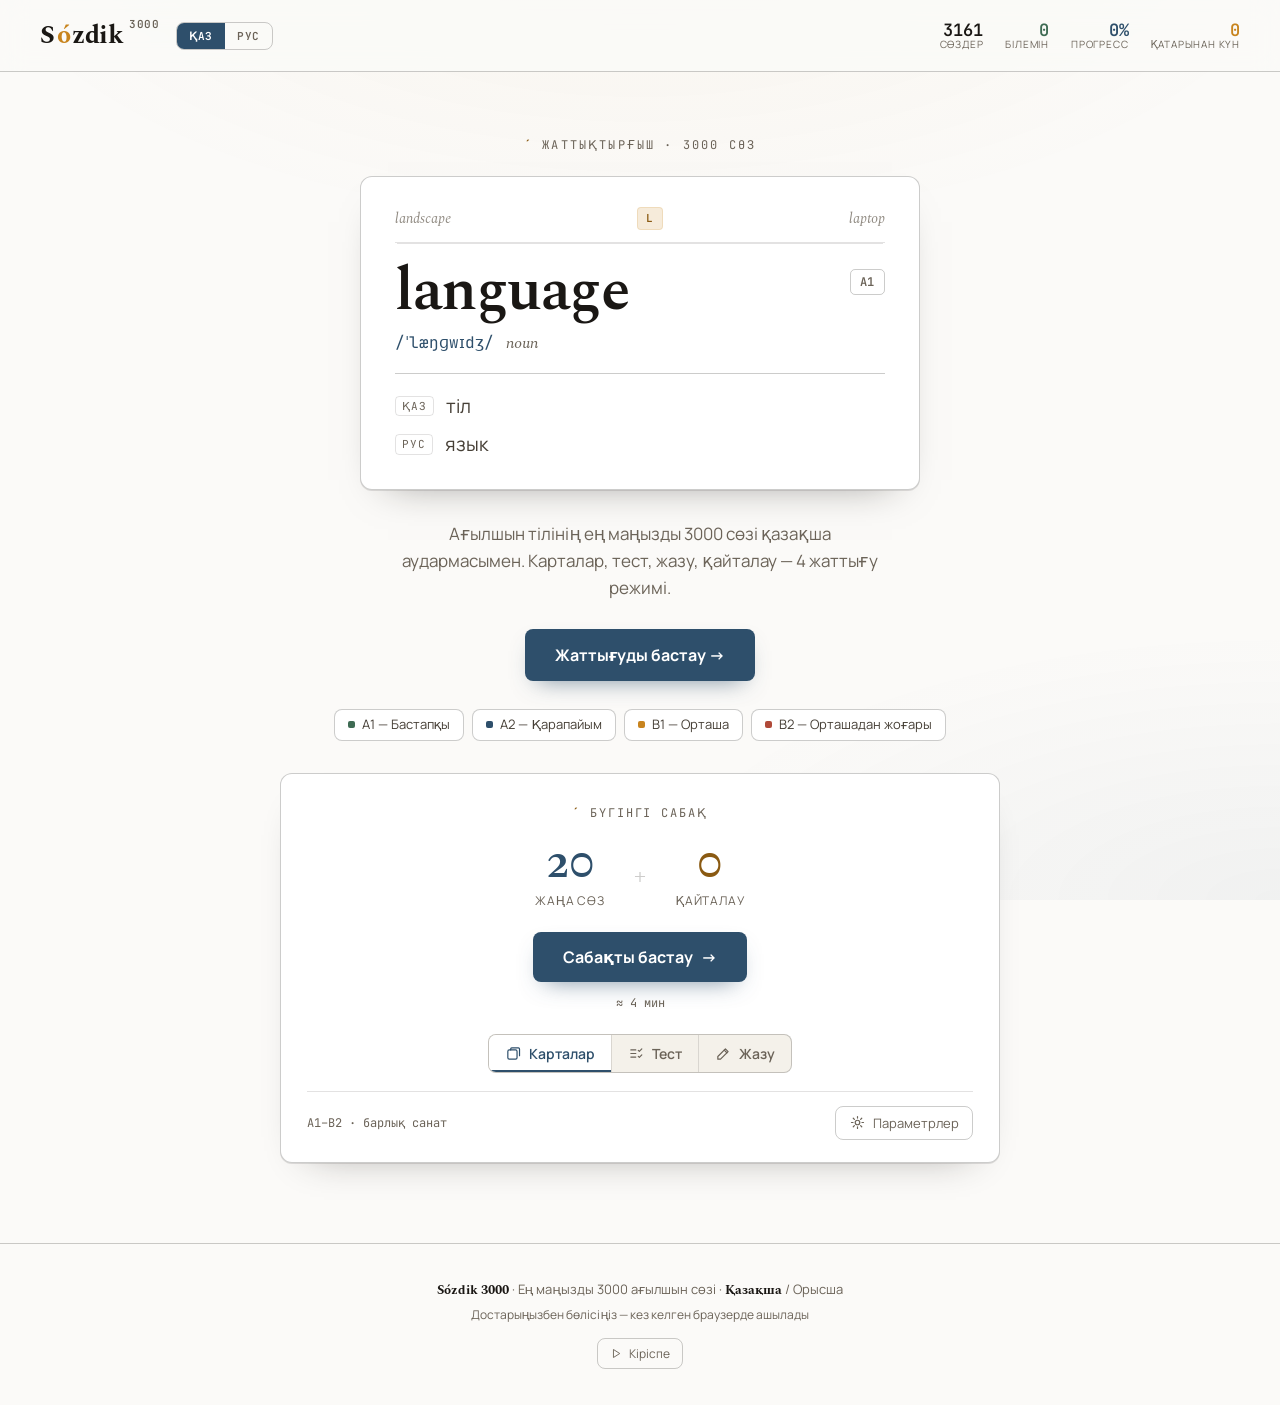
<file: index.html>
<!DOCTYPE html>
<html lang="kk">
<head>
<meta charset="UTF-8">
<meta name="viewport" content="width=device-width, initial-scale=1.0">
<title>Sózdik 3000 — Тренажёр английских слов с переводом на казахский и русский</title>
<meta name="description" content="3000 самых важных английских слов с переводом на казахский и русский языки. Бесплатный тренажёр: карточки, тесты, ввод перевода, интервальное повторение. Ағылшын тілін тегін үйреніңіз.">
<meta name="theme-color" content="#FBFAF8">
<meta property="og:type" content="website">
<meta property="og:title" content="Sózdik 3000 — тренажёр английских слов">
<meta property="og:description" content="3000 самых важных английских слов с переводом на казахский и русский. Карточки, тесты, ввод, интервальное повторение — бесплатно и в любом браузере.">
<meta property="og:image" content="icons/icon-512.png">
<meta name="twitter:card" content="summary">
<link rel="icon" type="image/svg+xml" href="favicon.svg">
<link rel="apple-touch-icon" href="icons/icon-192.png">
<link rel="manifest" href="manifest.json">
<link rel="preconnect" href="https://fonts.gstatic.com" crossorigin>
<link href="https://fonts.googleapis.com/css2?family=Spectral:ital,wght@0,400;0,600;0,700;1,400&family=Manrope:wght@400;600;700&family=JetBrains+Mono:wght@400;600&display=swap" rel="stylesheet">
<link rel="stylesheet" href="style.css">
</head>
<body>

<!-- Интро при первом визите: лондонская линейная графика собирается и захлопывается книгой Sózdik -->
<div id="intro" class="intro" aria-hidden="true">
  <div class="intro-stage">
    <svg class="intro-scene" viewBox="0 0 1000 560" role="img" aria-label="London">
      <!-- небо: солнце, облака, птицы -->
      <g class="il il-sky">
        <circle class="st-amber" cx="852" cy="96" r="30"/>
        <path class="st-amber" d="M852 50v-16M852 158v16M806 96h-16M898 96h16M819 63l-11-11M896 140l11 11M819 129l-11 11M896 52l11-11"/>
        <path d="M120 120c-14 0-22 10-12 18 4 14 30 12 34 2 14 4 26-10 14-18-2-12-22-12-26-2z"/>
        <path d="M610 70c-12 0-18 8-10 15 3 11 25 10 28 2 12 3 22-9 12-15-2-10-18-10-22-2z"/>
        <path d="M430 110l10-8 10 8M460 100l9-7 9 7"/>
      </g>
      <!-- Биг-Бен -->
      <g class="il il-ben">
        <path d="M150 178 L182 116 L214 178 Z"/>
        <path d="M170 116 L182 96 L194 116"/>
        <rect x="153" y="178" width="58" height="278"/>
        <circle cx="182" cy="214" r="19"/>
        <path d="M182 214 V200M182 214 L194 220"/>
        <path d="M153 250h58M153 300h58M153 350h58"/>
        <rect x="145" y="436" width="74" height="22"/>
      </g>
      <!-- Тауэрский мост -->
      <g class="il il-bridge">
        <rect x="498" y="252" width="46" height="204"/>
        <rect x="710" y="252" width="46" height="204"/>
        <path d="M498 252 L521 226 L544 252M710 252 L733 226 L756 252"/>
        <path d="M521 226 V214M733 226 V214"/>
        <rect x="544" y="262" width="166" height="26"/>
        <path d="M521 300 Q627 348 733 300"/>
        <path d="M498 300 Q452 350 432 430 L432 456M756 300 Q802 350 822 430 L822 456"/>
        <path d="M432 456 H822"/>
      </g>
      <!-- Даблдекер -->
      <g class="il il-bus">
        <rect class="fill-brick" x="300" y="380" width="170" height="66" rx="11"/>
        <path class="st-brick" d="M300 414h170"/>
        <rect class="st-brick" x="312" y="388" width="24" height="18" rx="3"/>
        <rect class="st-brick" x="344" y="388" width="24" height="18" rx="3"/>
        <rect class="st-brick" x="376" y="388" width="24" height="18" rx="3"/>
        <rect class="st-brick" x="312" y="420" width="30" height="20" rx="3"/>
        <rect class="st-brick" x="430" y="420" width="28" height="20" rx="3"/>
        <circle cx="336" cy="452" r="13"/>
        <circle cx="438" cy="452" r="13"/>
      </g>
      <!-- Телефонная будка -->
      <g class="il il-phone">
        <rect class="fill-brick" x="858" y="356" width="44" height="100" rx="5"/>
        <rect class="st-brick" x="854" y="346" width="52" height="14" rx="3"/>
        <path class="st-brick" d="M866 372h28M866 392h28M866 412h28M880 366v54"/>
      </g>
      <!-- земля -->
      <line class="il il-ground" x1="60" y1="456" x2="940" y2="456"/>
    </svg>
    <div class="intro-book">
      <div class="book-cover">
        <div class="book-title">S<span class="o-acute">ó</span>zdik</div>
        <div class="book-sub">3000</div>
        <div class="book-mark">´</div>
      </div>
    </div>
  </div>
  <button class="intro-skip" onclick="dismissIntro()" aria-label="Пропустить">Пропустить ✕</button>
</div>

<header>
  <div style="display:flex;align-items:center;">
    <a href="#" class="logo" onclick="scrollToApp()">
      S<span class="o-acute">ó</span>zdik<span class="logo-badge">3000</span>
    </a>
    <div class="lang-switcher">
      <button class="ls-btn active" id="ls-kz" onclick="setAppLang('kz')" aria-label="Қазақша">ҚАЗ</button>
      <button class="ls-btn" id="ls-ru" onclick="setAppLang('ru')" aria-label="Русский">РУС</button>
    </div>
  </div>
  <div class="header-stats">
    <div class="hstat">
      <div class="hstat-val" id="hs-total">0</div>
      <div class="hstat-label" data-i18n="header_words">Слов</div>
    </div>
    <div class="hstat">
      <div class="hstat-val" style="color:var(--green)" id="hs-known">0</div>
      <div class="hstat-label" data-i18n="header_known">Знаю</div>
    </div>
    <div class="hstat">
      <div class="hstat-val" style="color:var(--accent2)" id="hs-pct">0%</div>
      <div class="hstat-label" data-i18n="header_progress">Прогресс</div>
    </div>
    <div class="hstat">
      <div class="hstat-val" style="color:var(--amber)" id="hs-streak">0🔥</div>
      <div class="hstat-label" data-i18n="header_streak">Дней подряд</div>
    </div>
  </div>
</header>

<section class="hero">
  <div class="hero-eyebrow" data-i18n="hero_eyebrow">тренажёр · 3000 слов</div>
  <article class="entry hero-entry" id="hero-entry">
    <div class="entry-guide">
      <span class="guide-word" id="he-guide-l">label</span>
      <span class="guide-folio" id="he-folio">L</span>
      <span class="guide-word" id="he-guide-r">later</span>
    </div>
    <div class="entry-head">
      <h1 class="entry-word" id="he-word">language</h1>
      <span class="entry-level" id="he-level">A1</span>
    </div>
    <div class="entry-pron">
      <span class="entry-ipa" id="he-ipa">/ˈlæŋɡwɪdʒ/</span>
      <span class="entry-pos" id="he-pos">noun</span>
    </div>
    <div class="entry-rule"></div>
    <ol class="entry-senses" id="he-senses">
      <li><span class="sense-lang">қаз</span> тіл</li>
      <li><span class="sense-lang">рус</span> язык</li>
    </ol>
  </article>
  <p class="hero-lede" data-i18n="hero_subtitle">3000 самых важных английских слов с переводом на казахский и русский. Карточки, тесты, ввод, повторение — четыре режима тренировки.</p>
  <a href="#app" class="hero-cta" onclick="document.getElementById('app').scrollIntoView({behavior:'smooth'})" data-i18n="btn_start">
    Начать тренировку →
  </a>
  <div class="hero-chips">
    <div class="chip"><span class="chip-dot" style="background:var(--forest)"></span> <span data-i18n="lvl_a1">A1 — Начальный</span></div>
    <div class="chip"><span class="chip-dot" style="background:var(--indigo)"></span> <span data-i18n="lvl_a2">A2 — Элементарный</span></div>
    <div class="chip"><span class="chip-dot" style="background:var(--amber)"></span> <span data-i18n="lvl_b1">B1 — Средний</span></div>
    <div class="chip"><span class="chip-dot" style="background:var(--brick)"></span> <span data-i18n="lvl_b2">B2 — Выше среднего</span></div>
  </div>
</section>

<div class="app-container" id="app">

  <!-- Экран старта занятия: единственное решение, которое нужно принять -->
  <section class="lesson-start" id="lesson-start">
    <div class="ls-eyebrow" data-i18n="ls_today">Сегодняшний урок</div>
    <div class="ls-plan">
      <div class="ls-cell">
        <div class="ls-num" id="ls-new">0</div>
        <div class="ls-cap" data-i18n="ls_new">новых</div>
      </div>
      <div class="ls-sep" aria-hidden="true">+</div>
      <div class="ls-cell">
        <div class="ls-num ls-due" id="ls-due">0</div>
        <div class="ls-cap" data-i18n="ls_due">повторить</div>
      </div>
    </div>
    <button class="hero-cta ls-go" id="ls-go" onclick="startSession()">
      <span data-i18n="ls_start">Начать урок</span> →
    </button>
    <div class="ls-time" id="ls-time"></div>

    <div class="seg-group" role="tablist" aria-label="Режим тренировки">
      <button class="seg active" onclick="setMode('flash')" id="tab-flash" role="tab" aria-selected="true">
        <span class="btn-ic" data-ic="flash"></span><span data-i18n="tab_flash_short">Карточки</span>
      </button>
      <button class="seg" onclick="setMode('quiz')" id="tab-quiz" role="tab" aria-selected="false">
        <span class="btn-ic" data-ic="quiz"></span><span data-i18n="tab_quiz_short">Тест</span>
      </button>
      <button class="seg" onclick="setMode('type')" id="tab-type" role="tab" aria-selected="false">
        <span class="btn-ic" data-ic="type"></span><span data-i18n="tab_type_short">Ввод</span>
      </button>
    </div>

    <div class="ls-foot">
      <span class="ls-scope" id="ls-scope"></span>
      <button class="ghost-btn" onclick="openSheet()" aria-label="Открыть настройки">
        <span class="btn-ic" data-ic="settings"></span><span class="btn-tx" data-i18n="btn_settings">Настройки</span>
      </button>
    </div>
  </section>

  <!-- Полоса занятия: видна только во время урока -->
  <div class="lesson-bar" id="lesson-bar" hidden>
    <button class="lb-exit" onclick="endSession(false)" id="lb-exit" aria-label="Завершить урок">
      <span class="btn-ic" data-ic="close"></span>
    </button>
    <div class="lb-track"><div class="lb-fill" id="lb-fill"></div></div>
    <span class="lb-count" id="lb-count"></span>
  </div>

  <div id="main-area"></div>

</div>

<!-- Шторка настроек: всё, что не нужно во время урока -->
<div class="scrim" id="scrim" onclick="closeSheet()" hidden></div>
<aside class="sheet" id="sheet" hidden role="dialog" aria-modal="true" aria-labelledby="sheet-title">
  <div class="sheet-head">
    <h2 class="sheet-title" id="sheet-title" data-i18n="btn_settings">Настройки</h2>
    <button class="ghost-btn icon-only" onclick="closeSheet()" aria-label="Закрыть">
      <span class="btn-ic" data-ic="close"></span>
    </button>
  </div>
  <div class="sheet-body">

    <div class="sheet-sec">
      <div class="sheet-lbl" data-i18n="lbl_level">Уровень</div>
      <div class="chip-row">
        <button class="lvl-btn active-A1" id="lbtn-A1" onclick="toggleLevel('A1')">A1</button>
        <button class="lvl-btn active-A2" id="lbtn-A2" onclick="toggleLevel('A2')">A2</button>
        <button class="lvl-btn active-B1" id="lbtn-B1" onclick="toggleLevel('B1')">B1</button>
        <button class="lvl-btn active-B2" id="lbtn-B2" onclick="toggleLevel('B2')">B2</button>
      </div>
    </div>

    <div class="sheet-sec">
      <div class="sheet-lbl" data-i18n="lbl_cat">Категории</div>
      <div class="chip-row" id="cat-filters">
        <button class="cat-btn active" id="cbtn-cat_core" onclick="toggleCat('cat_core')"><span class="btn-ic" data-ic="core"></span><span data-i18n="cat_core">Негізгі</span></button>
        <button class="cat-btn active" id="cbtn-cat_people" onclick="toggleCat('cat_people')"><span class="btn-ic" data-ic="people"></span><span data-i18n="cat_people">Адамдар</span></button>
        <button class="cat-btn active" id="cbtn-cat_home" onclick="toggleCat('cat_home')"><span class="btn-ic" data-ic="home"></span><span data-i18n="cat_home">Үй</span></button>
        <button class="cat-btn active" id="cbtn-cat_edu" onclick="toggleCat('cat_edu')"><span class="btn-ic" data-ic="edu"></span><span data-i18n="cat_edu">Білім</span></button>
        <button class="cat-btn active" id="cbtn-cat_travel" onclick="toggleCat('cat_travel')"><span class="btn-ic" data-ic="travel"></span><span data-i18n="cat_travel">Саяхат</span></button>
        <button class="cat-btn active" id="cbtn-cat_food" onclick="toggleCat('cat_food')"><span class="btn-ic" data-ic="food"></span><span data-i18n="cat_food">Тамақ</span></button>
        <button class="cat-btn active" id="cbtn-cat_health" onclick="toggleCat('cat_health')"><span class="btn-ic" data-ic="health"></span><span data-i18n="cat_health">Денсаулық</span></button>
        <button class="cat-btn active" id="cbtn-cat_nature" onclick="toggleCat('cat_nature')"><span class="btn-ic" data-ic="nature"></span><span data-i18n="cat_nature">Табиғат</span></button>
        <button class="cat-btn active" id="cbtn-cat_business" onclick="toggleCat('cat_business')"><span class="btn-ic" data-ic="business"></span><span data-i18n="cat_business">Бизнес</span></button>
        <button class="cat-btn active" id="cbtn-cat_tech" onclick="toggleCat('cat_tech')"><span class="btn-ic" data-ic="tech"></span><span data-i18n="cat_tech">IT</span></button>
        <button class="cat-btn active" id="cbtn-cat_art" onclick="toggleCat('cat_art')"><span class="btn-ic" data-ic="art"></span><span data-i18n="cat_art">Өнер</span></button>
        <button class="cat-btn active" id="cbtn-cat_sport" onclick="toggleCat('cat_sport')"><span class="btn-ic" data-ic="sport"></span><span data-i18n="cat_sport">Спорт</span></button>
      </div>
    </div>

    <div class="sheet-sec">
      <div class="sheet-row">
        <span class="sheet-row-lbl" data-i18n="lbl_goal">Цель на день</span>
        <select class="goal-select" id="goal-select" onchange="setDailyGoal(this.value)">
          <option value="10">10</option>
          <option value="20" selected>20</option>
          <option value="50">50</option>
          <option value="100">100</option>
        </select>
      </div>
      <div class="sheet-row">
        <span class="sheet-row-lbl" data-i18n="lbl_goal_today">Сегодня пройдено</span>
        <span class="goal-inline"><span class="goal-label" id="goal-label">0 / 20</span>
          <span class="goal-track"><span class="goal-fill" id="goal-fill" style="transform:scaleX(0)"></span></span>
        </span>
      </div>
      <div class="chip-row" style="margin-top:10px">
        <button class="shuffle-btn" onclick="toggleSound()" id="sound-btn" aria-label="Звук"><span class="btn-ic" data-ic="sound"></span><span class="btn-tx"></span></button>
        <button class="shuffle-btn" onclick="toggleTimer()" id="timer-btn" aria-label="Таймер"><span class="btn-ic" data-ic="timer"></span><span class="btn-tx"></span></button>
      </div>
    </div>

    <div class="sheet-sec">
      <div class="sheet-lbl" data-i18n="lbl_stats">Статистика</div>
      <div class="chip-row">
        <button class="shuffle-btn" onclick="toggleGraph()" id="graph-btn" aria-label="График прогресса"><span class="btn-ic" data-ic="graph"></span><span class="btn-tx"></span></button>
        <button class="shuffle-btn" onclick="toggleSrsStats()" id="srs-stats-btn" aria-label="SRS статистика"><span class="btn-ic" data-ic="srs"></span><span class="btn-tx"></span></button>
      </div>
      <div id="srs-stats-area" class="panel-area" hidden></div>
      <div id="graph-area" class="panel-area" hidden>
        <div class="panel-title"><span class="btn-ic" data-ic="graph"></span><span data-i18n="graph_title">Новые слова за 7 дней</span></div>
        <canvas id="progress-chart" height="120"></canvas>
        <div class="graph-stats" id="graph-stats"></div>
      </div>
    </div>

    <div class="sheet-sec">
      <div class="sheet-lbl" data-i18n="lbl_data">Данные</div>
      <div class="chip-row">
        <button class="shuffle-btn" onclick="shareCard()" aria-label="Поделиться"><span class="btn-ic" data-ic="share"></span><span class="btn-tx" data-i18n="btn_share">Поделиться</span></button>
        <button class="shuffle-btn" onclick="exportProgress()" aria-label="Экспорт прогресса"><span class="btn-ic" data-ic="export"></span><span class="btn-tx" data-i18n="btn_export">Экспорт</span></button>
        <button class="shuffle-btn" onclick="document.getElementById('import-file').click()" aria-label="Импорт прогресса"><span class="btn-ic" data-ic="import"></span><span class="btn-tx" data-i18n="btn_import">Импорт</span></button>
        <input type="file" id="import-file" accept="application/json,.json" style="display:none" onchange="importProgress(this)">
      </div>
      <div class="chip-row" style="margin-top:8px">
        <button class="shuffle-btn btn-danger" onclick="resetProgress()" aria-label="Сбросить прогресс"><span class="btn-ic" data-ic="reset"></span><span class="btn-tx" data-i18n="btn_reset">Сбросить прогресс</span></button>
      </div>
    </div>

  </div>
</aside>

<footer>
  <p><strong>Sózdik 3000</strong> · <span data-i18n="footer_title">3000 самых важных английских слов · Қазақша / Русский</span></p>
  <p style="margin-top:6px;font-size:12px" data-i18n="footer_desc">Делись с друзьями — открывается в любом браузере</p>
  <button class="intro-replay" onclick="playIntro()" aria-label="Показать заставку"><span class="btn-ic" data-ic="play"></span><span data-i18n="btn_intro">Заставка</span></button>
</footer>

<script src="data.js"></script>
<script src="app.js"></script>
<script>
// Офлайн-режим (PWA): работает только по https/localhost
if ('serviceWorker' in navigator && location.protocol !== 'file:') {
  navigator.serviceWorker.register('sw.js').catch(() => {});
}
</script>
</body>
</html>
</file>
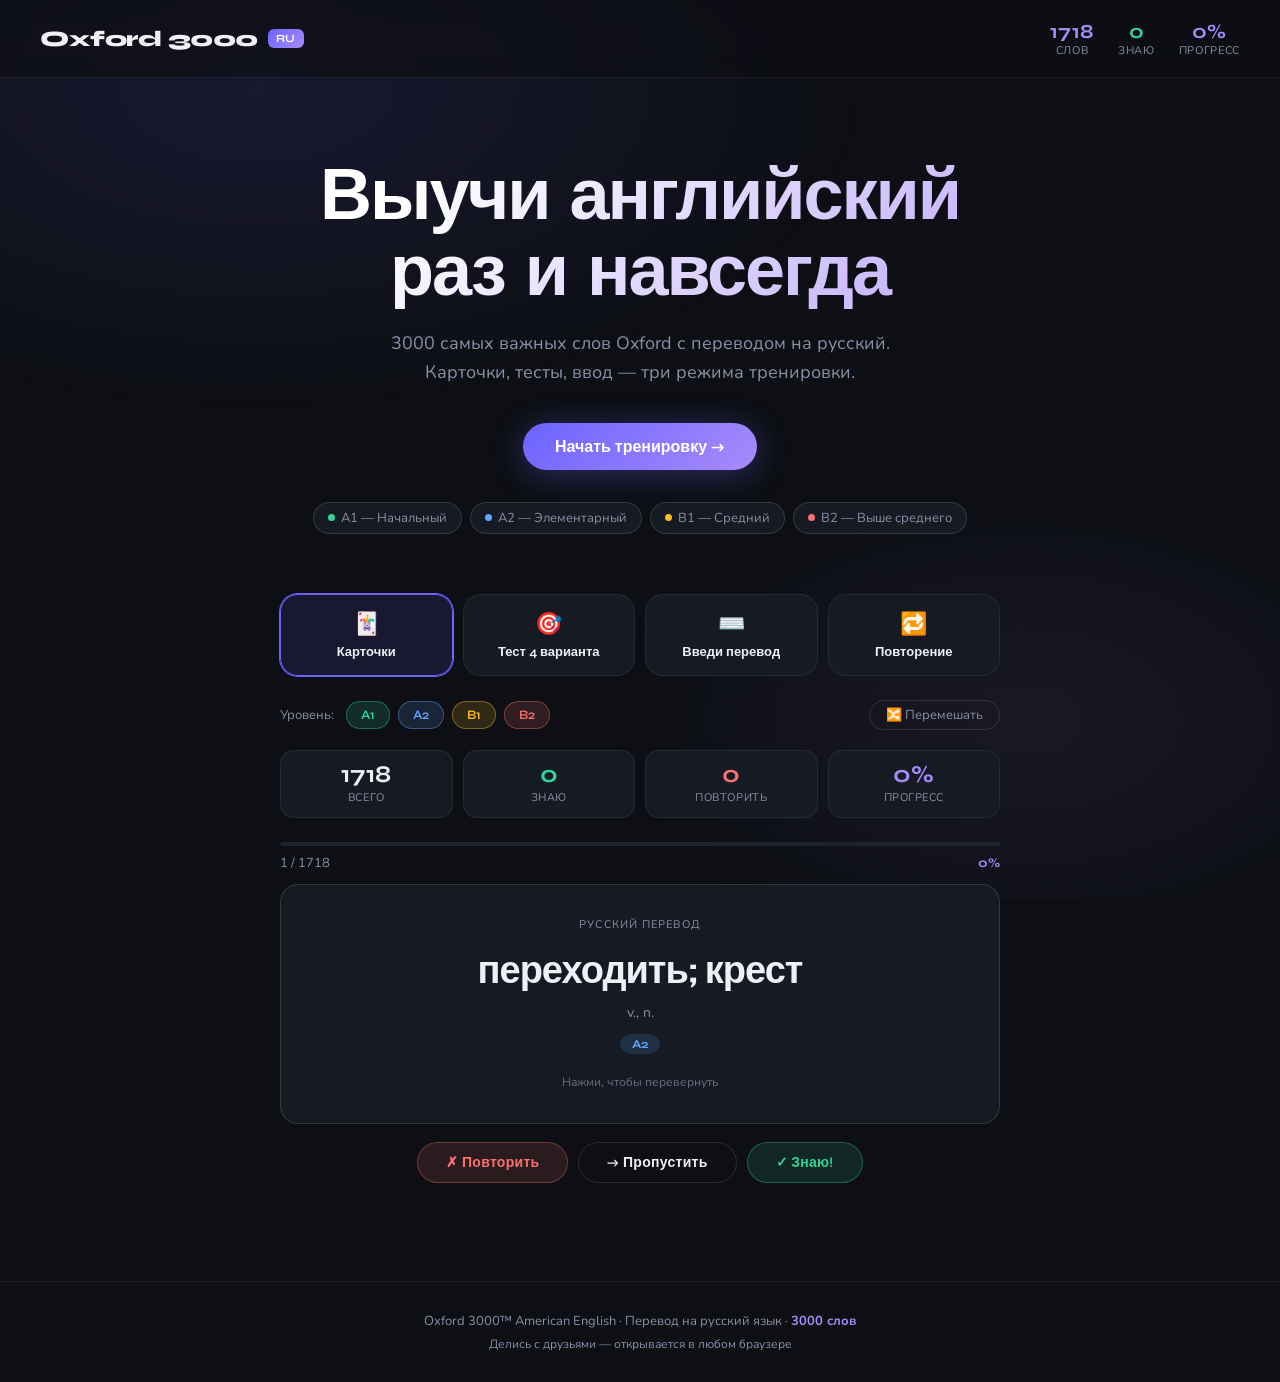
<file: index.html.html>
<!DOCTYPE html>
<html lang="ru">
<head>
<meta charset="UTF-8">
<meta name="viewport" content="width=device-width, initial-scale=1.0">
<title>Oxford 3000 — Тренажёр английских слов</title>
<link href="https://fonts.googleapis.com/css2?family=Syne:wght@400;500;600;700;800&family=Nunito:wght@400;500;600;700&display=swap" rel="stylesheet">
<style>
:root {
  --bg: #0d0f14;
  --surface: #161a23;
  --surface2: #1e2330;
  --border: rgba(255,255,255,0.07);
  --border2: rgba(255,255,255,0.13);
  --text: #eef0f6;
  --muted: #8890a8;
  --accent: #6c63ff;
  --accent2: #a78bfa;
  --green: #34d399;
  --red: #f87171;
  --amber: #fbbf24;
  --blue: #60a5fa;
  --card-radius: 18px;
}
*, *::before, *::after { box-sizing: border-box; margin: 0; padding: 0; }
html { scroll-behavior: smooth; }
body {
  font-family: 'Nunito', sans-serif;
  background: var(--bg);
  color: var(--text);
  min-height: 100vh;
  overflow-x: hidden;
}

/* BG pattern */
body::before {
  content: '';
  position: fixed;
  inset: 0;
  background:
    radial-gradient(ellipse 80% 60% at 20% 10%, rgba(108,99,255,0.12) 0%, transparent 60%),
    radial-gradient(ellipse 60% 50% at 80% 80%, rgba(167,139,250,0.08) 0%, transparent 55%);
  pointer-events: none;
  z-index: 0;
}

/* HEADER */
header {
  position: relative;
  z-index: 10;
  display: flex;
  align-items: center;
  justify-content: space-between;
  padding: 20px 40px;
  border-bottom: 1px solid var(--border);
  backdrop-filter: blur(12px);
  background: rgba(13,15,20,0.7);
  position: sticky;
  top: 0;
}
.logo {
  font-family: 'Syne', sans-serif;
  font-weight: 800;
  font-size: 22px;
  letter-spacing: -0.5px;
  display: flex;
  align-items: center;
  gap: 10px;
  color: var(--text);
  text-decoration: none;
}
.logo-badge {
  background: linear-gradient(135deg, var(--accent), var(--accent2));
  color: white;
  font-size: 11px;
  font-weight: 700;
  padding: 3px 8px;
  border-radius: 6px;
  letter-spacing: 0.05em;
}
.header-stats {
  display: flex;
  gap: 24px;
  align-items: center;
}
.hstat {
  text-align: center;
  line-height: 1.2;
}
.hstat-val {
  font-family: 'Syne', sans-serif;
  font-size: 20px;
  font-weight: 700;
  color: var(--accent2);
}
.hstat-label { font-size: 11px; color: var(--muted); text-transform: uppercase; letter-spacing: 0.06em; }

/* HERO */
.hero {
  position: relative;
  z-index: 1;
  text-align: center;
  padding: 80px 24px 60px;
}
.hero h1 {
  font-family: 'Syne', sans-serif;
  font-size: clamp(36px, 7vw, 72px);
  font-weight: 800;
  line-height: 1.05;
  letter-spacing: -2px;
  background: linear-gradient(135deg, #fff 30%, var(--accent2) 100%);
  -webkit-background-clip: text;
  -webkit-text-fill-color: transparent;
  background-clip: text;
  margin-bottom: 20px;
}
.hero p {
  font-size: 18px;
  color: var(--muted);
  max-width: 520px;
  margin: 0 auto 36px;
  line-height: 1.6;
}
.hero-cta {
  display: inline-flex;
  align-items: center;
  gap: 8px;
  background: linear-gradient(135deg, var(--accent), var(--accent2));
  color: white;
  font-family: 'Syne', sans-serif;
  font-weight: 700;
  font-size: 16px;
  padding: 14px 32px;
  border-radius: 50px;
  border: none;
  cursor: pointer;
  transition: transform 0.2s, box-shadow 0.2s;
  text-decoration: none;
  box-shadow: 0 4px 32px rgba(108,99,255,0.35);
}
.hero-cta:hover { transform: translateY(-2px); box-shadow: 0 8px 40px rgba(108,99,255,0.5); }
.hero-chips {
  display: flex;
  justify-content: center;
  gap: 8px;
  flex-wrap: wrap;
  margin-top: 32px;
}
.chip {
  display: inline-flex;
  align-items: center;
  gap: 6px;
  padding: 6px 14px;
  border-radius: 50px;
  border: 1px solid var(--border2);
  font-size: 13px;
  color: var(--muted);
  background: var(--surface);
}
.chip-dot { width: 7px; height: 7px; border-radius: 50%; }

/* MAIN APP */
.app-container {
  position: relative;
  z-index: 1;
  max-width: 760px;
  margin: 0 auto;
  padding: 0 20px 80px;
}

/* MODE SELECTOR */
.mode-grid {
  display: grid;
  grid-template-columns: repeat(4, 1fr);
  gap: 10px;
  margin-bottom: 24px;
}
.mode-card {
  background: var(--surface);
  border: 1px solid var(--border);
  border-radius: var(--card-radius);
  padding: 14px 12px;
  text-align: center;
  cursor: pointer;
  transition: all 0.2s;
  user-select: none;
}
.mode-card:hover { border-color: var(--border2); background: var(--surface2); }
.mode-card.active {
  border-color: var(--accent);
  background: rgba(108,99,255,0.12);
  box-shadow: 0 0 0 1px var(--accent);
}
.mode-icon { font-size: 22px; margin-bottom: 6px; }
.mode-name {
  font-family: 'Syne', sans-serif;
  font-size: 13px;
  font-weight: 600;
  color: var(--text);
  line-height: 1.2;
}

/* FILTERS */
.filter-row {
  display: flex;
  align-items: center;
  gap: 8px;
  flex-wrap: wrap;
  margin-bottom: 20px;
}
.filter-label { font-size: 13px; color: var(--muted); margin-right: 4px; }
.lvl-btn {
  padding: 5px 14px;
  border-radius: 50px;
  border: 1px solid var(--border2);
  font-size: 13px;
  font-weight: 600;
  font-family: 'Syne', sans-serif;
  cursor: pointer;
  background: transparent;
  color: var(--muted);
  transition: all 0.2s;
}
.lvl-btn.active-A1 { background: rgba(52,211,153,0.15); color: var(--green); border-color: rgba(52,211,153,0.4); }
.lvl-btn.active-A2 { background: rgba(96,165,250,0.15); color: var(--blue); border-color: rgba(96,165,250,0.4); }
.lvl-btn.active-B1 { background: rgba(251,191,36,0.15); color: var(--amber); border-color: rgba(251,191,36,0.4); }
.lvl-btn.active-B2 { background: rgba(248,113,113,0.15); color: var(--red); border-color: rgba(248,113,113,0.4); }
.shuffle-btn {
  margin-left: auto;
  padding: 5px 16px;
  border-radius: 50px;
  border: 1px solid var(--border2);
  font-size: 13px;
  cursor: pointer;
  background: transparent;
  color: var(--muted);
  transition: all 0.2s;
  font-family: 'Nunito', sans-serif;
}
.shuffle-btn:hover { background: var(--surface2); color: var(--text); }

/* PROGRESS */
.progress-wrap { margin-bottom: 12px; }
.progress-track { height: 4px; background: var(--surface2); border-radius: 2px; overflow: hidden; }
.progress-fill { height: 100%; background: linear-gradient(90deg, var(--accent), var(--accent2)); border-radius: 2px; transition: width 0.4s ease; }
.progress-meta { display: flex; justify-content: space-between; align-items: center; margin-top: 8px; }
.progress-counter { font-size: 13px; color: var(--muted); }
.progress-pct { font-family: 'Syne', sans-serif; font-size: 13px; font-weight: 700; color: var(--accent2); }

/* STATS BAR */
.stats-bar {
  display: grid;
  grid-template-columns: repeat(4, 1fr);
  gap: 10px;
  margin-bottom: 24px;
}
.stat-box {
  background: var(--surface);
  border: 1px solid var(--border);
  border-radius: 14px;
  padding: 12px;
  text-align: center;
}
.stat-num { font-family: 'Syne', sans-serif; font-size: 24px; font-weight: 700; line-height: 1; }
.stat-lbl { font-size: 11px; color: var(--muted); margin-top: 3px; text-transform: uppercase; letter-spacing: 0.05em; }

/* FLASHCARD */
.card-scene { perspective: 1200px; margin-bottom: 18px; min-height: 240px; }
.card-inner {
  position: relative;
  width: 100%;
  min-height: 240px;
  transform-style: preserve-3d;
  transition: transform 0.5s cubic-bezier(.4,0,.2,1);
  cursor: pointer;
}
.card-inner.flipped { transform: rotateY(180deg); }
.card-face {
  position: absolute;
  inset: 0;
  border-radius: var(--card-radius);
  border: 1px solid var(--border2);
  display: flex;
  flex-direction: column;
  align-items: center;
  justify-content: center;
  padding: 36px 32px;
  text-align: center;
  backface-visibility: hidden;
  -webkit-backface-visibility: hidden;
  min-height: 240px;
}
.card-front-face {
  background: var(--surface);
}
.card-back-face {
  background: var(--surface2);
  transform: rotateY(180deg);
}
.card-eyebrow { font-size: 11px; letter-spacing: 0.1em; text-transform: uppercase; color: var(--muted); margin-bottom: 16px; }
.card-word-main { font-family: 'Syne', sans-serif; font-size: 38px; font-weight: 700; color: var(--text); margin-bottom: 10px; letter-spacing: -1px; }
.card-pos-tag { font-size: 14px; color: var(--muted); margin-bottom: 12px; }
.level-pill {
  display: inline-block;
  padding: 3px 12px;
  border-radius: 50px;
  font-size: 12px;
  font-weight: 700;
  font-family: 'Syne', sans-serif;
}
.lp-A1 { background: rgba(52,211,153,0.15); color: var(--green); }
.lp-A2 { background: rgba(96,165,250,0.15); color: var(--blue); }
.lp-B1 { background: rgba(251,191,36,0.15); color: var(--amber); }
.lp-B2 { background: rgba(248,113,113,0.15); color: var(--red); }
.card-hint { font-size: 12px; color: var(--muted); margin-top: 20px; opacity: 0.7; }
.card-translation { font-family: 'Syne', sans-serif; font-size: 30px; font-weight: 600; color: var(--accent2); margin-bottom: 10px; }

/* ACTIONS */
.card-actions { display: flex; gap: 10px; justify-content: center; margin-bottom: 18px; }
.act-btn {
  padding: 11px 28px;
  border-radius: 50px;
  border: 1px solid var(--border2);
  font-family: 'Syne', sans-serif;
  font-size: 14px;
  font-weight: 600;
  cursor: pointer;
  background: transparent;
  color: var(--text);
  transition: all 0.2s;
  letter-spacing: 0.02em;
}
.act-btn:hover { background: var(--surface2); }
.act-btn.btn-know { background: rgba(52,211,153,0.12); color: var(--green); border-color: rgba(52,211,153,0.35); }
.act-btn.btn-know:hover { background: rgba(52,211,153,0.22); }
.act-btn.btn-repeat { background: rgba(248,113,113,0.12); color: var(--red); border-color: rgba(248,113,113,0.35); }
.act-btn.btn-repeat:hover { background: rgba(248,113,113,0.22); }
.act-btn.btn-next { background: rgba(108,99,255,0.15); color: var(--accent2); border-color: rgba(108,99,255,0.4); }
.act-btn.btn-next:hover { background: rgba(108,99,255,0.25); }

/* QUIZ */
.quiz-panel {
  background: var(--surface);
  border: 1px solid var(--border2);
  border-radius: var(--card-radius);
  padding: 32px;
  margin-bottom: 18px;
}
.quiz-eyebrow { font-size: 11px; letter-spacing: 0.1em; text-transform: uppercase; color: var(--muted); margin-bottom: 12px; }
.quiz-q { font-family: 'Syne', sans-serif; font-size: 28px; font-weight: 700; color: var(--text); margin-bottom: 8px; letter-spacing: -0.5px; }
.quiz-meta { font-size: 13px; color: var(--muted); margin-bottom: 28px; }
.quiz-opts { display: grid; grid-template-columns: 1fr 1fr; gap: 10px; }
.opt-btn {
  padding: 14px 18px;
  border-radius: 14px;
  border: 1px solid var(--border2);
  background: var(--surface2);
  color: var(--text);
  font-size: 15px;
  font-family: 'Nunito', sans-serif;
  cursor: pointer;
  text-align: left;
  transition: all 0.18s;
  line-height: 1.3;
}
.opt-btn:hover:not([disabled]) { border-color: var(--accent); background: rgba(108,99,255,0.1); }
.opt-btn.correct { background: rgba(52,211,153,0.15); border-color: var(--green); color: var(--green); }
.opt-btn.wrong { background: rgba(248,113,113,0.15); border-color: var(--red); color: var(--red); }
.opt-btn[disabled] { cursor: default; }

/* TYPE */
.type-panel {
  background: var(--surface);
  border: 1px solid var(--border2);
  border-radius: var(--card-radius);
  padding: 32px;
  margin-bottom: 18px;
  text-align: center;
}
.type-input {
  width: 100%;
  padding: 14px 20px;
  border-radius: 14px;
  border: 1px solid var(--border2);
  background: var(--surface2);
  color: var(--text);
  font-size: 18px;
  font-family: 'Syne', sans-serif;
  font-weight: 600;
  text-align: center;
  outline: none;
  transition: border-color 0.2s;
  margin-top: 20px;
}
.type-input:focus { border-color: var(--accent); }
.type-input:disabled { opacity: 0.6; cursor: default; }
.type-feedback { margin-top: 14px; font-size: 16px; font-weight: 600; min-height: 24px; font-family: 'Syne', sans-serif; }

/* RESULTS */
.result-panel {
  background: var(--surface);
  border: 1px solid var(--border2);
  border-radius: var(--card-radius);
  padding: 48px 32px;
  text-align: center;
  margin-bottom: 18px;
}
.result-score {
  font-family: 'Syne', sans-serif;
  font-size: 72px;
  font-weight: 800;
  background: linear-gradient(135deg, var(--green), var(--accent2));
  -webkit-background-clip: text;
  -webkit-text-fill-color: transparent;
  background-clip: text;
  line-height: 1;
  margin-bottom: 8px;
}
.result-title { font-family: 'Syne', sans-serif; font-size: 22px; font-weight: 700; margin-bottom: 8px; }
.result-sub { color: var(--muted); font-size: 15px; margin-bottom: 28px; }

/* EMPTY */
.empty-state { text-align: center; padding: 60px 20px; color: var(--muted); font-size: 16px; }

/* FOOTER */
footer {
  position: relative;
  z-index: 1;
  text-align: center;
  padding: 30px;
  border-top: 1px solid var(--border);
  color: var(--muted);
  font-size: 13px;
}
footer strong { color: var(--accent2); }

/* RESPONSIVE */
@media(max-width: 600px) {
  header { padding: 14px 20px; }
  .header-stats { gap: 14px; }
  .hstat-val { font-size: 16px; }
  .hero { padding: 48px 20px 40px; }
  .mode-grid { grid-template-columns: repeat(2,1fr); }
  .quiz-opts { grid-template-columns: 1fr; }
  .stats-bar { grid-template-columns: repeat(2,1fr); }
  .card-word-main { font-size: 28px; }
  .quiz-q { font-size: 22px; }
}

/* Animations */
@keyframes fadeUp {
  from { opacity: 0; transform: translateY(16px); }
  to { opacity: 1; transform: translateY(0); }
}
.fade-up { animation: fadeUp 0.4s ease both; }
</style>
</head>
<body>

<header>
  <a href="#" class="logo" onclick="scrollToApp()">
    Oxford 3000
    <span class="logo-badge">RU</span>
  </a>
  <div class="header-stats">
    <div class="hstat">
      <div class="hstat-val" id="hs-total">0</div>
      <div class="hstat-label">Слов</div>
    </div>
    <div class="hstat">
      <div class="hstat-val" style="color:var(--green)" id="hs-known">0</div>
      <div class="hstat-label">Знаю</div>
    </div>
    <div class="hstat">
      <div class="hstat-val" style="color:var(--accent2)" id="hs-pct">0%</div>
      <div class="hstat-label">Прогресс</div>
    </div>
  </div>
</header>

<section class="hero">
  <h1>Выучи английский<br>раз и навсегда</h1>
  <p>3000 самых важных слов Oxford с переводом на русский. Карточки, тесты, ввод — три режима тренировки.</p>
  <a href="#app" class="hero-cta" onclick="document.getElementById('app').scrollIntoView({behavior:'smooth'})">
    Начать тренировку →
  </a>
  <div class="hero-chips">
    <div class="chip"><span class="chip-dot" style="background:var(--green)"></span> A1 — Начальный</div>
    <div class="chip"><span class="chip-dot" style="background:var(--blue)"></span> A2 — Элементарный</div>
    <div class="chip"><span class="chip-dot" style="background:var(--amber)"></span> B1 — Средний</div>
    <div class="chip"><span class="chip-dot" style="background:var(--red)"></span> B2 — Выше среднего</div>
  </div>
</section>

<div class="app-container" id="app">

  <div class="mode-grid">
    <div class="mode-card active" onclick="setMode('flash')" id="tab-flash">
      <div class="mode-icon">🃏</div>
      <div class="mode-name">Карточки</div>
    </div>
    <div class="mode-card" onclick="setMode('quiz')" id="tab-quiz">
      <div class="mode-icon">🎯</div>
      <div class="mode-name">Тест 4 варианта</div>
    </div>
    <div class="mode-card" onclick="setMode('type')" id="tab-type">
      <div class="mode-icon">⌨️</div>
      <div class="mode-name">Введи перевод</div>
    </div>
    <div class="mode-card" onclick="setMode('review')" id="tab-review">
      <div class="mode-icon">🔁</div>
      <div class="mode-name">Повторение</div>
    </div>
  </div>

  <div class="filter-row">
    <span class="filter-label">Уровень:</span>
    <button class="lvl-btn active-A1" id="lbtn-A1" onclick="toggleLevel('A1')">A1</button>
    <button class="lvl-btn active-A2" id="lbtn-A2" onclick="toggleLevel('A2')">A2</button>
    <button class="lvl-btn active-B1" id="lbtn-B1" onclick="toggleLevel('B1')">B1</button>
    <button class="lvl-btn active-B2" id="lbtn-B2" onclick="toggleLevel('B2')">B2</button>
    <button class="shuffle-btn" onclick="shuffleDeck()">🔀 Перемешать</button>
  </div>

  <div class="stats-bar">
    <div class="stat-box">
      <div class="stat-num" id="s-total">0</div>
      <div class="stat-lbl">Всего</div>
    </div>
    <div class="stat-box">
      <div class="stat-num" style="color:var(--green)" id="s-known">0</div>
      <div class="stat-lbl">Знаю</div>
    </div>
    <div class="stat-box">
      <div class="stat-num" style="color:var(--red)" id="s-repeat">0</div>
      <div class="stat-lbl">Повторить</div>
    </div>
    <div class="stat-box">
      <div class="stat-num" style="color:var(--accent2)" id="s-pct">0%</div>
      <div class="stat-lbl">Прогресс</div>
    </div>
  </div>

  <div class="progress-wrap">
    <div class="progress-track"><div class="progress-fill" id="prog" style="width:0%"></div></div>
    <div class="progress-meta">
      <span class="progress-counter" id="counter"></span>
      <span class="progress-pct" id="pct-txt"></span>
    </div>
  </div>

  <div id="main-area" class="fade-up"></div>

</div>

<footer>
  <p>Oxford 3000™ American English · Перевод на русский язык · <strong>3000 слов</strong></p>
  <p style="margin-top:6px;font-size:12px">Делись с друзьями — открывается в любом браузере</p>
</footer>

<script>
const WORDS = [
["a, an","art.","A1","неопределённый артикль"],
["abandon","v.","B2","бросать, покидать"],
["ability","n.","A2","способность, умение"],
["able","adj.","A2","способный, умеющий"],
["about","prep., adv.","A1","о, около, примерно"],
["above","prep., adv.","A1","выше, над"],
["abroad","adv.","B2","за рубежом, за границу"],
["absolute","adj.","B2","абсолютный, полный"],
["absolutely","adv.","B1","абсолютно, совершенно"],
["academic","adj.","B1","академический, учебный"],
["accept","v.","A2","принимать, соглашаться"],
["accident","n.","A2","несчастный случай, авария"],
["achieve","v.","A2","достигать, добиваться"],
["action","n.","A1","действие, поступок"],
["active","adj.","A2","активный, деятельный"],
["activity","n.","A1","деятельность, занятие"],
["actor","n.","A1","актёр"],
["actress","n.","A1","актриса"],
["add","v.","A1","добавлять, прибавлять"],
["address","n., v.","A1","адрес; обращаться к"],
["admire","v.","B1","восхищаться"],
["admit","v.","B1","признавать, допускать"],
["adult","n., adj.","A1","взрослый"],
["advance","n., v.","B2","продвижение; продвигаться"],
["advantage","n.","A2","преимущество, польза"],
["adventure","n.","A2","приключение"],
["advertise","v.","A2","рекламировать"],
["advertisement","n.","A2","реклама, объявление"],
["advice","n.","A1","совет"],
["advise","v.","B1","советовать, рекомендовать"],
["affect","v.","A2","влиять, воздействовать"],
["afford","v.","B1","позволять себе (материально)"],
["afraid","adj.","A1","боящийся, испуганный"],
["after","prep., conj.","A1","после, за"],
["afternoon","n.","A1","вторая половина дня"],
["again","adv.","A1","снова, опять"],
["against","prep.","A2","против, напротив"],
["age","n., v.","A1","возраст; стареть"],
["agency","n.","B2","агентство"],
["agent","n.","B1","агент, представитель"],
["aggressive","adj.","B2","агрессивный"],
["ago","adv.","A1","тому назад"],
["agree","v.","A1","соглашаться"],
["agreement","n.","B1","соглашение, договор"],
["ahead","adv.","B1","вперёд, впереди"],
["aim","v., n.","B1","целиться; цель"],
["air","n.","A1","воздух"],
["airline","n.","A2","авиакомпания"],
["airport","n.","A1","аэропорт"],
["alarm","n., v.","B1","тревога; пугать"],
["album","n.","B1","альбом"],
["alcohol","n.","B1","алкоголь"],
["alive","adj.","A2","живой"],
["allow","v.","A2","позволять, разрешать"],
["almost","adv.","A2","почти"],
["alone","adj./adv.","A2","один, в одиночестве"],
["already","adv.","A2","уже"],
["also","adv.","A1","также, тоже"],
["although","conj.","A2","хотя, несмотря на то что"],
["always","adv.","A1","всегда"],
["amazing","adj.","A1","удивительный, потрясающий"],
["ambition","n.","B1","амбиция, честолюбие"],
["among","prep.","A2","среди, между"],
["amount","n.","A2","количество, сумма"],
["analysis","n.","B1","анализ"],
["analyze","v.","A2","анализировать"],
["ancient","adj.","A2","древний, старинный"],
["anger","n.","B2","гнев, злость"],
["angry","adj.","A1","злой, сердитый"],
["animal","n.","A1","животное"],
["ankle","n.","A2","лодыжка, щиколотка"],
["announce","v.","B1","объявлять, сообщать"],
["answer","n., v.","A1","ответ; отвечать"],
["apartment","n.","A1","квартира"],
["apologize","v.","B1","извиняться"],
["app","n.","A2","приложение (мобильное)"],
["appear","v.","A2","появляться, казаться"],
["apple","n.","A1","яблоко"],
["apply","v.","A2","подавать заявление; применять"],
["appreciate","v.","B1","ценить, быть благодарным"],
["April","n.","A1","апрель"],
["architect","n.","A2","архитектор"],
["area","n.","A1","район, область, зона"],
["argue","v.","A2","спорить, утверждать"],
["arm","n.","A1","рука (от плеча до кисти)"],
["army","n.","A2","армия"],
["arrange","v.","A2","устраивать, организовывать"],
["arrive","v.","A1","прибывать, приезжать"],
["art","n.","A1","искусство"],
["article","n.","A1","статья, артикль"],
["artist","n.","A1","художник, артист"],
["ask","v.","A1","спрашивать, просить"],
["assist","v.","B1","помогать, содействовать"],
["athlete","n.","A2","спортсмен, атлет"],
["atmosphere","n.","B1","атмосфера"],
["attack","n., v.","A2","нападение; нападать"],
["attend","v.","A2","посещать, присутствовать"],
["attention","n.","A2","внимание"],
["attitude","n.","B1","отношение, позиция"],
["attract","v.","B1","привлекать, притягивать"],
["audience","n.","A2","аудитория, зрители"],
["August","n.","A1","август"],
["aunt","n.","A1","тётя"],
["author","n.","A2","автор, писатель"],
["available","adj.","A2","доступный, имеющийся"],
["average","adj., n.","A2","средний; среднее значение"],
["avoid","v.","A2","избегать"],
["award","n., v.","A2","награда; награждать"],
["away","adv.","A1","прочь, далеко"],
["awesome","adj.","A1","потрясающий, классный"],
["awful","adj.","A2","ужасный, отвратительный"],
["baby","n.","A1","ребёнок, малыш"],
["back","n., adv.","A1","спина; назад"],
["background","n.","A2","фон, прошлое, происхождение"],
["bad","adj.","A1","плохой"],
["bag","n.","A1","сумка, мешок"],
["bake","v.","B1","печь, запекать"],
["ball","n.","A1","мяч, шар"],
["banana","n.","A1","банан"],
["bank","n.","A1","банк; берег (реки)"],
["baseball","n.","A1","бейсбол"],
["basketball","n.","A1","баскетбол"],
["bath","n.","A1","ванна, купание"],
["bathroom","n.","A1","ванная комната"],
["be","v.","A1","быть, являться"],
["beach","n.","A1","пляж"],
["bean","n.","A2","боб, фасоль"],
["bear","n.","A2","медведь"],
["beat","v.","A2","бить, побеждать"],
["beautiful","adj.","A1","красивый, прекрасный"],
["beauty","n.","B1","красота"],
["because","conj.","A1","потому что"],
["become","v.","A1","становиться"],
["bed","n.","A1","кровать"],
["bedroom","n.","A1","спальня"],
["beef","n.","A2","говядина"],
["beer","n.","A1","пиво"],
["before","prep., adv.","A1","до, перед, раньше"],
["begin","v.","A1","начинать"],
["beginning","n.","A1","начало"],
["behave","v.","A2","вести себя"],
["behavior","n.","A2","поведение"],
["behind","prep., adv.","A1","позади, сзади"],
["believe","v.","A1","верить, считать"],
["belong","v.","A2","принадлежать"],
["below","adv., prep.","A1","ниже, под"],
["belt","n.","A2","ремень, пояс"],
["benefit","n., v.","A2","польза, выгода"],
["bicycle","n.","A1","велосипед"],
["big","adj.","A1","большой"],
["bike","n.","A1","велосипед, байк"],
["biology","n.","A2","биология"],
["bird","n.","A1","птица"],
["birthday","n.","A1","день рождения"],
["black","adj., n.","A1","чёрный"],
["blog","n.","A1","блог"],
["blood","n.","A2","кровь"],
["blue","adj., n.","A1","синий, голубой"],
["boat","n.","A1","лодка, корабль"],
["body","n.","A1","тело, организм"],
["boil","v.","A2","кипеть, варить"],
["bone","n.","A2","кость"],
["book","n., v.","A1","книга; бронировать"],
["boot","n.","A1","сапог, ботинок"],
["bored","adj.","A1","скучающий"],
["boring","adj.","A1","скучный"],
["born","v.","A1","рождённый"],
["borrow","v.","A2","брать взаймы"],
["boss","n.","A2","начальник, шеф"],
["bottle","n.","A1","бутылка"],
["box","n.","A1","коробка, ящик"],
["boy","n.","A1","мальчик"],
["boyfriend","n.","A1","парень (романтический)"],
["brain","n.","A2","мозг"],
["brave","adj.","B1","храбрый, смелый"],
["bread","n.","A1","хлеб"],
["break","v., n.","A1","ломать; перерыв, пауза"],
["breakfast","n.","A1","завтрак"],
["bridge","n.","A2","мост"],
["bring","v.","A1","приносить, привозить"],
["brother","n.","A1","брат"],
["brown","adj., n.","A1","коричневый"],
["build","v.","A1","строить"],
["building","n.","A1","здание, строение"],
["bus","n.","A1","автобус"],
["business","n.","A1","бизнес, дело"],
["busy","adj.","A1","занятый"],
["butter","n.","A1","масло (сливочное)"],
["buy","v.","A1","покупать"],
["cafe","n.","A1","кафе"],
["cake","n.","A1","торт, пирог"],
["calculate","v.","B2","вычислять, рассчитывать"],
["call","v., n.","A1","звонить, называть; звонок"],
["camera","n.","A1","фотоаппарат, камера"],
["camp","n., v.","A2","лагерь; ходить в поход"],
["cancel","v.","B2","отменять"],
["candy","n.","A2","конфета, сладости"],
["car","n.","A1","машина, автомобиль"],
["card","n.","A1","карта, карточка"],
["care","n., v.","A2","забота; заботиться"],
["career","n.","A1","карьера"],
["carrot","n.","A1","морковь"],
["carry","v.","A1","нести, перевозить"],
["cartoon","n.","A2","мультфильм, карикатура"],
["cat","n.","A1","кошка"],
["catch","v.","A2","ловить"],
["cause","n., v.","A2","причина; вызывать"],
["celebrate","v.","A2","праздновать, отмечать"],
["celebrity","n.","A2","знаменитость"],
["center","n.","A1","центр"],
["century","n.","A2","век, столетие"],
["change","v., n.","A1","изменять; изменение"],
["character","n.","A2","характер, персонаж"],
["cheap","adj.","A1","дешёвый"],
["check","v., n.","A1","проверять; чек, проверка"],
["cheese","n.","A1","сыр"],
["chemistry","n.","A2","химия"],
["chicken","n.","A1","курица, куриное мясо"],
["child","n.","A1","ребёнок"],
["chocolate","n.","A1","шоколад"],
["choose","v.","A1","выбирать"],
["church","n.","A2","церковь"],
["circle","n.","A2","круг"],
["city","n.","A1","город"],
["class","n.","A1","класс, урок"],
["clean","adj., v.","A1","чистый; чистить"],
["climb","v.","A1","взбираться"],
["clock","n.","A1","часы (настенные)"],
["clothes","n.","A1","одежда"],
["cloud","n.","A2","облако"],
["club","n.","A1","клуб"],
["coat","n.","A1","пальто"],
["coffee","n.","A1","кофе"],
["cold","adj., n.","A1","холодный; простуда"],
["come","v.","A1","приходить, приезжать"],
["comment","n., v.","A2","комментарий; комментировать"],
["communicate","v.","A2","общаться, связываться"],
["community","n.","A2","сообщество, население"],
["company","n.","A1","компания, фирма"],
["compare","v.","A1","сравнивать"],
["compete","v.","A2","соревноваться, конкурировать"],
["competition","n.","A2","соревнование, конкуренция"],
["complain","v.","A2","жаловаться"],
["complete","adj., v.","A1","полный; завершать"],
["computer","n.","A1","компьютер"],
["concert","n.","A1","концерт"],
["condition","n.","A2","условие, состояние"],
["conference","n.","A2","конференция"],
["connect","v.","A2","соединять, связывать"],
["context","n.","A2","контекст"],
["continue","v.","A2","продолжать"],
["control","n., v.","A2","контроль; контролировать"],
["conversation","n.","A1","разговор, беседа"],
["cook","v., n.","A1","готовить; повар"],
["cookie","n.","A2","печенье"],
["copy","n., v.","A2","копия; копировать"],
["corner","n.","A2","угол"],
["correct","adj., v.","A1","правильный; исправлять"],
["cost","n., v.","A1","стоимость; стоить"],
["count","v.","A2","считать"],
["country","n.","A1","страна"],
["couple","n.","A2","пара, несколько"],
["course","n.","A1","курс (учебный); блюдо"],
["cousin","n.","A1","двоюродный брат/сестра"],
["cover","v., n.","A2","покрывать; обложка, крышка"],
["cow","n.","A1","корова"],
["crazy","adj.","A2","сумасшедший, безумный"],
["create","v.","A1","создавать, творить"],
["creative","adj.","A2","творческий, креативный"],
["crime","n.","A2","преступление"],
["cross","v., n.","A2","переходить; крест"],
["crowd","n.","A2","толпа"],
["cry","v.","A2","плакать"],
["culture","n.","A1","культура"],
["cup","n.","A1","чашка"],
["customer","n.","A1","покупатель, клиент"],
["cut","v., n.","A1","резать; порез, сокращение"],
["dad","n.","A1","папа"],
["damage","n., v.","B1","ущерб; повреждать"],
["dance","n., v.","A1","танец; танцевать"],
["danger","n.","A2","опасность"],
["dangerous","adj.","A1","опасный"],
["dark","adj., n.","A1","тёмный; темнота"],
["data","n.","A2","данные"],
["daughter","n.","A1","дочь"],
["day","n.","A1","день"],
["dead","adj.","A2","мёртвый"],
["deal","v., n.","A2","иметь дело; сделка"],
["death","n.","A2","смерть"],
["December","n.","A1","декабрь"],
["decide","v.","A1","решать"],
["decision","n.","A2","решение"],
["deep","adj., adv.","A2","глубокий; глубоко"],
["definitely","adv.","A2","определённо, точно"],
["degree","n.","A2","степень; градус; диплом"],
["delicious","adj.","A1","вкусный, восхитительный"],
["describe","v.","A1","описывать"],
["design","n., v.","A1","дизайн; проектировать"],
["designer","n.","A2","дизайнер"],
["desk","n.","A1","письменный стол"],
["dessert","n.","A2","десерт"],
["develop","v.","A2","развивать"],
["device","n.","A2","устройство, прибор"],
["dialogue","n.","A1","диалог, разговор"],
["dictionary","n.","A1","словарь"],
["die","v.","A1","умирать"],
["diet","n.","A1","диета, питание"],
["difference","n.","A1","разница, различие"],
["different","adj.","A1","разный, другой"],
["difficult","adj.","A1","трудный, сложный"],
["digital","adj.","A2","цифровой"],
["dinner","n.","A1","ужин, обед"],
["dirty","adj.","A1","грязный"],
["disagree","v.","A2","не соглашаться"],
["disappear","v.","A2","исчезать"],
["disaster","n.","A2","катастрофа, бедствие"],
["discover","v.","A2","открывать, обнаруживать"],
["discuss","v.","A1","обсуждать"],
["disease","n.","A2","болезнь"],
["dish","n.","A1","блюдо, тарелка"],
["distance","n.","A2","расстояние"],
["divorced","adj.","A2","разведённый"],
["doctor","n.","A1","врач"],
["dog","n.","A1","собака"],
["dollar","n.","A1","доллар"],
["door","n.","A1","дверь"],
["download","v., n.","A2","загружать; загрузка"],
["drama","n.","A2","драма"],
["draw","v.","A1","рисовать; привлекать"],
["drawing","n.","A2","рисунок"],
["dream","n., v.","A2","мечта, сон; мечтать"],
["dress","n., v.","A1","платье; одеваться"],
["drink","n., v.","A1","напиток; пить"],
["drive","v., n.","A1","ехать за рулём; поездка"],
["driver","n.","A1","водитель"],
["drop","v., n.","A2","ронять, падать; капля"],
["drug","n.","A2","лекарство; наркотик"],
["dry","adj., v.","A2","сухой; сушить"],
["during","prep.","A1","в течение, во время"],
["each","det./pron.","A1","каждый"],
["ear","n.","A1","ухо"],
["early","adj., adv.","A1","ранний; рано"],
["earn","v.","A2","зарабатывать"],
["earth","n.","A2","земля, Земля"],
["easy","adj.","A1","лёгкий, простой"],
["eat","v.","A1","есть, питаться"],
["education","n.","A2","образование"],
["effect","n.","A2","эффект, результат"],
["effort","n.","B1","усилие, труд"],
["egg","n.","A1","яйцо"],
["electricity","n.","A2","электричество"],
["elephant","n.","A1","слон"],
["elevator","n.","A2","лифт"],
["email","n., v.","A1","электронная почта"],
["employ","v.","A2","нанимать на работу"],
["employee","n.","A2","сотрудник, работник"],
["empty","adj.","A2","пустой"],
["energy","n.","A2","энергия"],
["engine","n.","A2","двигатель, мотор"],
["engineer","n.","A2","инженер"],
["enjoy","v.","A1","наслаждаться, получать удовольствие"],
["enormous","adj.","A2","огромный, громадный"],
["enter","v.","A2","входить, поступать"],
["environment","n.","A2","окружающая среда"],
["equipment","n.","A2","оборудование"],
["error","n.","A2","ошибка"],
["especially","adv.","A2","особенно"],
["essay","n.","A2","эссе, сочинение"],
["euro","n.","A1","евро"],
["evening","n.","A1","вечер"],
["event","n.","A1","событие, мероприятие"],
["evidence","n.","A2","доказательство, свидетельство"],
["exact","adj.","A2","точный, конкретный"],
["exam","n.","A1","экзамен"],
["example","n.","A1","пример"],
["excellent","adj.","A2","отличный, превосходный"],
["excited","adj.","A1","взволнованный, возбуждённый"],
["exciting","adj.","A1","захватывающий, волнующий"],
["exercise","n., v.","A1","упражнение; делать упражнения"],
["exist","v.","A2","существовать"],
["expect","v.","A2","ожидать"],
["expensive","adj.","A1","дорогой"],
["experience","n., v.","A2","опыт; испытывать"],
["experiment","n.","A2","эксперимент"],
["expert","n., adj.","A2","эксперт, специалист"],
["explain","v.","A1","объяснять"],
["eye","n.","A1","глаз"],
["face","n., v.","A1","лицо; сталкиваться"],
["fact","n.","A1","факт"],
["factory","n.","A2","завод, фабрика"],
["fail","v.","A2","провалиться, потерпеть неудачу"],
["fair","adj.","A2","справедливый, честный"],
["fall","v., n.","A1","падать; осень (сезон)"],
["family","n.","A1","семья"],
["famous","adj.","A1","знаменитый, известный"],
["fan","n.","A2","поклонник; вентилятор"],
["fantastic","adj.","A1","фантастический, замечательный"],
["farm","n.","A1","ферма"],
["farmer","n.","A1","фермер"],
["fashion","n.","A2","мода"],
["fast","adj., adv.","A1","быстрый; быстро"],
["fat","adj., n.","A1","толстый; жир"],
["father","n.","A1","отец"],
["favorite","adj., n.","A1","любимый; любимец"],
["fear","n., v.","A2","страх; бояться"],
["February","n.","A1","февраль"],
["feel","v.","A1","чувствовать"],
["feeling","n.","A1","чувство, ощущение"],
["festival","n.","A1","фестиваль, праздник"],
["fever","n.","A2","жар, лихорадка"],
["fiction","n.","A2","художественная литература, вымысел"],
["field","n.","A2","поле, сфера, область"],
["fight","v., n.","A2","драться, бороться; борьба"],
["fill","v.","A1","наполнять"],
["film","n., v.","A2","фильм; снимать фильм"],
["final","adj., n.","A1","заключительный; финал"],
["finally","adv.","A2","наконец, в конечном итоге"],
["financial","adj.","B1","финансовый"],
["find","v.","A1","находить, обнаруживать"],
["fine","adj.","A1","хорошо, отлично"],
["finger","n.","A2","палец (руки)"],
["finish","v.","A1","заканчивать"],
["fire","n., v.","A1","огонь, пожар; увольнять"],
["fish","n.","A1","рыба"],
["fix","v.","A2","чинить"],
["flight","n.","A1","полёт, рейс"],
["floor","n.","A1","пол; этаж"],
["flower","n.","A1","цветок"],
["flu","n.","A2","грипп"],
["fly","v.","A1","летать"],
["focus","v., n.","A2","сосредотачиваться; фокус"],
["follow","v.","A1","следовать, следить"],
["food","n.","A1","еда, пища"],
["foot","n.","A1","нога (ступня); фут"],
["football","n.","A1","американский футбол; футбол"],
["forget","v.","A1","забывать"],
["fork","n.","A2","вилка"],
["form","n., v.","A1","форма; образовывать"],
["formal","adj.","A2","официальный, формальный"],
["free","adj., adv.","A1","свободный, бесплатный"],
["friend","n.","A1","друг"],
["friendly","adj.","A1","дружелюбный"],
["frog","n.","A2","лягушка"],
["front","n., adj.","A1","перед, фронт; передний"],
["fruit","n.","A1","фрукт"],
["full","adj.","A1","полный"],
["fun","n., adj.","A1","веселье; весёлый"],
["funny","adj.","A1","смешной, забавный"],
["furniture","n.","A2","мебель"],
["future","n., adj.","A1","будущее; будущий"],
["game","n.","A1","игра"],
["gap","n.","A2","разрыв, пробел"],
["garden","n.","A1","сад"],
["gas","n.","A2","газ; бензин"],
["geography","n.","A1","география"],
["get","v.","A1","получать, становиться"],
["gift","n.","A2","подарок; дар, способность"],
["girl","n.","A1","девочка, девушка"],
["girlfriend","n.","A1","подруга (романтическая)"],
["give","v.","A1","давать"],
["glass","n.","A1","стекло; стакан"],
["go","v.","A1","идти, ехать"],
["goal","n.","A2","цель; гол"],
["god","n.","A2","бог"],
["gold","n., adj.","A2","золото; золотой"],
["golf","n.","A2","гольф"],
["good","adj., n.","A1","хороший; добро"],
["grandfather","n.","A1","дедушка"],
["grandmother","n.","A1","бабушка"],
["grass","n.","A2","трава"],
["gray","adj., n.","A1","серый"],
["great","adj.","A1","великий, замечательный"],
["green","adj., n.","A1","зелёный"],
["greet","v.","A2","приветствовать"],
["grocery","n.","A2","продуктовый магазин; продукты"],
["ground","n.","A2","земля, почва"],
["group","n.","A1","группа"],
["grow","v.","A1","расти, выращивать"],
["guest","n.","A2","гость"],
["guide","n., v.","A2","гид, руководство; направлять"],
["guitar","n.","A1","гитара"],
["gun","n.","A2","ружьё, пистолет"],
["gym","n.","A1","спортзал"],
["habit","n.","A2","привычка"],
["hair","n.","A1","волосы"],
["hand","n.","A1","рука (кисть)"],
["happen","v.","A1","случаться, происходить"],
["happy","adj.","A1","счастливый, довольный"],
["hard","adj., adv.","A1","твёрдый, трудный; усердно"],
["hat","n.","A1","шляпа, шапка"],
["hate","v.","A1","ненавидеть"],
["have","v.","A1","иметь"],
["head","n.","A1","голова"],
["headache","n.","A2","головная боль"],
["health","n.","A1","здоровье"],
["healthy","adj.","A1","здоровый"],
["hear","v.","A1","слышать"],
["heart","n.","A2","сердце"],
["heat","n., v.","A2","жара, тепло; нагревать"],
["heavy","adj.","A2","тяжёлый"],
["height","n.","A2","рост, высота"],
["hello","exclam.","A1","привет, здравствуйте"],
["help","v., n.","A1","помогать; помощь"],
["here","adv.","A1","здесь, сюда"],
["hero","n.","A2","герой"],
["hide","v.","A2","прятать, скрывать"],
["high","adj., adv.","A1","высокий; высоко"],
["hill","n.","A2","холм"],
["history","n.","A1","история"],
["hit","v., n.","A2","ударять; удар, хит"],
["hobby","n.","A1","хобби, увлечение"],
["hockey","n.","A2","хоккей"],
["hold","v.","A2","держать"],
["hole","n.","A2","дыра, отверстие"],
["holiday","n.","A2","праздник, каникулы"],
["home","n., adv.","A1","дом; домой"],
["homework","n.","A1","домашнее задание"],
["hope","v., n.","A1","надеяться; надежда"],
["horse","n.","A1","лошадь"],
["hospital","n.","A1","больница"],
["hot","adj.","A1","горячий, жаркий"],
["hotel","n.","A1","гостиница, отель"],
["hour","n.","A1","час"],
["house","n.","A1","дом"],
["how","adv.","A1","как"],
["huge","adj.","A2","огромный"],
["human","adj., n.","A2","человеческий; человек"],
["hundred","number","A1","сто"],
["hungry","adj.","A1","голодный"],
["hurt","v.","A2","причинять боль"],
["husband","n.","A1","муж"],
["ice","n.","A1","лёд"],
["ice cream","n.","A1","мороженое"],
["idea","n.","A1","идея, мысль"],
["if","conj.","A1","если"],
["ill","adj.","A2","больной"],
["illness","n.","A2","болезнь"],
["image","n.","A2","образ, изображение"],
["imagine","v.","A1","воображать, представлять"],
["important","adj.","A1","важный"],
["improve","v.","A1","улучшать"],
["include","v.","A1","включать"],
["increase","v., n.","A2","увеличивать; увеличение"],
["incredible","adj.","A2","невероятный"],
["independent","adj.","A2","независимый"],
["industry","n.","A2","промышленность, отрасль"],
["information","n.","A1","информация"],
["insect","n.","A2","насекомое"],
["interest","n., v.","A1","интерес; интересовать"],
["interesting","adj.","A1","интересный"],
["international","adj.","A2","международный"],
["internet","n.","A1","интернет"],
["interview","n., v.","A1","интервью; брать интервью"],
["into","prep.","A1","в, внутрь"],
["introduce","v.","A1","представлять, вводить"],
["invent","v.","A2","изобретать"],
["invite","v.","A2","приглашать"],
["involve","v.","A2","вовлекать, включать"],
["island","n.","A1","остров"],
["jacket","n.","A1","куртка, пиджак"],
["January","n.","A1","январь"],
["jeans","n.","A1","джинсы"],
["job","n.","A1","работа, должность"],
["join","v.","A1","присоединяться, вступать"],
["joke","n., v.","A2","шутка; шутить"],
["journalist","n.","A2","журналист"],
["juice","n.","A1","сок"],
["July","n.","A1","июль"],
["jump","v., n.","A2","прыгать; прыжок"],
["June","n.","A1","июнь"],
["keep","v.","A1","держать, хранить, продолжать"],
["kid","n.","A2","ребёнок; малыш"],
["kill","v.","A2","убивать"],
["kind","n., adj.","A1","вид, тип; добрый"],
["king","n.","A2","король"],
["kitchen","n.","A1","кухня"],
["knee","n.","A2","колено"],
["knife","n.","A2","нож"],
["know","v.","A1","знать"],
["knowledge","n.","A2","знание"],
["lake","n.","A2","озеро"],
["language","n.","A1","язык"],
["large","adj.","A1","большой, крупный"],
["last","det., adv.","A1","последний; прошлый; длиться"],
["late","adj., adv.","A1","поздний; поздно"],
["laugh","v., n.","A1","смеяться; смех"],
["law","n.","A2","закон, право"],
["lawyer","n.","A2","юрист, адвокат"],
["lazy","adj.","A2","ленивый"],
["lead","v., n.","A2","вести, возглавлять; руководство"],
["leader","n.","A2","лидер, руководитель"],
["learn","v.","A1","учиться, узнавать"],
["leave","v.","A1","уходить, оставлять"],
["left","adj., adv.","A1","левый; слева; налево"],
["leg","n.","A1","нога (от бедра до ступни)"],
["lend","v.","A2","давать взаймы"],
["lesson","n.","A1","урок"],
["let","v.","A1","позволять, давать"],
["letter","n.","A1","письмо; буква"],
["library","n.","A1","библиотека"],
["lie","v.","A1","лежать; лгать; ложь"],
["life","n.","A1","жизнь"],
["lifestyle","n.","A2","образ жизни"],
["light","n., adj.","A1","свет; светлый; лёгкий"],
["like","prep., v.","A1","как; любить"],
["line","n.","A1","линия, очередь"],
["lion","n.","A1","лев"],
["list","n., v.","A1","список; перечислять"],
["listen","v.","A1","слушать"],
["little","adj., adv.","A1","маленький; немного"],
["live","v.","A1","жить"],
["local","adj.","A1","местный"],
["lock","v., n.","A2","запирать; замок"],
["long","adj., adv.","A1","длинный; долго"],
["look","v., n.","A1","смотреть; взгляд"],
["lose","v.","A1","терять, проигрывать"],
["love","n., v.","A1","любовь; любить"],
["low","adj., adv.","A2","низкий; низко"],
["luck","n.","A2","удача, везение"],
["lucky","adj.","A2","удачливый, счастливый"],
["lunch","n.","A1","обед"],
["machine","n.","A1","машина, аппарат"],
["magazine","n.","A1","журнал"],
["main","adj.","A1","главный, основной"],
["make","v.","A1","делать, изготавливать"],
["man","n.","A1","мужчина, человек"],
["manage","v.","A2","управлять; справляться"],
["many","det./pron.","A1","много"],
["map","n.","A1","карта"],
["March","n.","A1","март"],
["married","adj.","A1","женатый, замужняя"],
["marry","v.","A2","жениться, выходить замуж"],
["math","n.","A2","математика"],
["matter","n., v.","A2","дело, вопрос; иметь значение"],
["May","n.","A1","май"],
["maybe","adv.","A1","может быть, возможно"],
["meal","n.","A1","еда, приём пищи"],
["mean","v.","A1","означать; иметь в виду"],
["meat","n.","A1","мясо"],
["media","n.","A2","средства массовой информации"],
["medical","adj.","A2","медицинский"],
["medicine","n.","A2","медицина, лекарство"],
["meet","v.","A1","встречать, знакомиться"],
["meeting","n.","A1","встреча, собрание"],
["member","n.","A1","член, участник"],
["memory","n.","A2","память, воспоминание"],
["mention","v.","A2","упоминать"],
["menu","n.","A1","меню"],
["message","n.","A1","сообщение"],
["metal","n.","A2","металл"],
["meter","n.","A1","метр"],
["method","n.","A2","метод, способ"],
["middle","n., adj.","A2","середина; средний"],
["midnight","n.","A1","полночь"],
["milk","n.","A1","молоко"],
["million","number","A1","миллион"],
["mind","n., v.","A2","ум, разум; возражать"],
["minute","n.","A1","минута"],
["mirror","n.","A2","зеркало"],
["miss","v.","A1","скучать; пропустить"],
["mistake","n.","A1","ошибка"],
["model","n.","A1","модель"],
["modern","adj.","A1","современный"],
["mom","n.","A1","мама"],
["moment","n.","A1","момент, мгновение"],
["Monday","n.","A1","понедельник"],
["money","n.","A1","деньги"],
["monkey","n.","A2","обезьяна"],
["month","n.","A1","месяц"],
["moon","n.","A2","луна"],
["morning","n.","A1","утро"],
["mostly","adv.","A2","в основном, главным образом"],
["mother","n.","A1","мать, мама"],
["motorcycle","n.","A2","мотоцикл"],
["mountain","n.","A1","гора"],
["mouth","n.","A1","рот"],
["move","v., n.","A1","двигать; движение, ход"],
["movie","n.","A1","фильм, кино"],
["museum","n.","A1","музей"],
["music","n.","A1","музыка"],
["musician","n.","A2","музыкант"],
["name","n., v.","A1","имя; называть"],
["natural","adj.","A1","природный, естественный"],
["nature","n.","A2","природа, натура"],
["near","prep., adj.","A1","рядом, вблизи"],
["nearly","adv.","A2","почти"],
["necessary","adj.","A2","необходимый"],
["neck","n.","A2","шея"],
["need","v., n.","A1","нуждаться; нужда"],
["neighbor","n.","A1","сосед"],
["neighborhood","n.","A1","район, соседство"],
["nervous","adj.","A2","нервный, взволнованный"],
["network","n.","A2","сеть"],
["never","adv.","A1","никогда"],
["new","adj.","A1","новый"],
["news","n.","A1","новости"],
["newspaper","n.","A1","газета"],
["night","n.","A1","ночь"],
["noise","n.","A2","шум"],
["normal","adj.","A2","обычный, нормальный"],
["nose","n.","A1","нос"],
["notice","v.","A2","замечать"],
["November","n.","A1","ноябрь"],
["now","adv.","A1","сейчас"],
["number","n.","A1","число, номер"],
["nurse","n.","A1","медсестра"],
["ocean","n.","A1","океан"],
["October","n.","A1","октябрь"],
["offer","v., n.","A2","предлагать; предложение"],
["office","n.","A1","офис, контора"],
["often","adv.","A1","часто"],
["oil","n.","A2","масло; нефть"],
["old","adj.","A1","старый, пожилой"],
["online","adj., adv.","A1","онлайн; в интернете"],
["onion","n.","A1","лук (овощ)"],
["open","adj., v.","A1","открытый; открывать"],
["opinion","n.","A1","мнение"],
["opportunity","n.","A2","возможность, шанс"],
["opposite","adj.","A1","противоположный"],
["option","n.","A2","вариант, возможность"],
["orange","n., adj.","A1","апельсин; оранжевый"],
["order","n., v.","A1","порядок; заказ; приказывать"],
["organization","n.","A2","организация"],
["other","adj./pron.","A1","другой, иной"],
["outside","adv., prep.","A1","снаружи; вне"],
["oven","n.","A2","духовка, печь"],
["own","adj./pron., v.","A1","собственный; владеть"],
["page","n.","A1","страница"],
["pain","n.","A2","боль"],
["paint","v., n.","A1","красить; краска"],
["painting","n.","A1","картина, живопись"],
["pair","n.","A1","пара"],
["pants","n.","A1","брюки"],
["paper","n.","A1","бумага; газета"],
["parent","n.","A1","родитель"],
["park","n., v.","A1","парк; парковать(ся)"],
["partner","n.","A1","партнёр"],
["party","n.","A1","вечеринка; партия"],
["passenger","n.","A2","пассажир"],
["passport","n.","A1","паспорт"],
["pay","v., n.","A1","платить; зарплата"],
["peace","n.","A2","мир, покой"],
["pen","n.","A1","ручка (письменная)"],
["pencil","n.","A1","карандаш"],
["people","n.","A1","люди, народ"],
["pepper","n.","A1","перец"],
["percent","n.","A2","процент"],
["perfect","adj.","A1","идеальный, совершенный"],
["perform","v.","A2","выступать, исполнять"],
["perhaps","adv.","A2","возможно, может быть"],
["period","n.","A1","период, время"],
["permission","n.","A2","разрешение"],
["person","n.","A1","человек, личность"],
["personal","adj.","A1","личный, персональный"],
["phone","n., v.","A1","телефон; звонить"],
["photo","n.","A1","фото, фотография"],
["phrase","n.","A1","фраза, словосочетание"],
["physical","adj.","A2","физический"],
["physics","n.","A2","физика"],
["piano","n.","A1","пианино, рояль"],
["picture","n.","A1","картина, фотография"],
["pig","n.","A1","свинья"],
["pilot","n.","A2","пилот"],
["pink","adj., n.","A1","розовый"],
["place","n., v.","A1","место; ставить, класть"],
["plan","n., v.","A1","план; планировать"],
["plane","n.","A1","самолёт"],
["planet","n.","A2","планета"],
["plant","n., v.","A1","растение; сажать"],
["plastic","n., adj.","A2","пластик; пластиковый"],
["plate","n.","A2","тарелка"],
["play","v., n.","A1","играть; игра, пьеса"],
["player","n.","A1","игрок"],
["pocket","n.","A2","карман"],
["police","n.","A1","полиция"],
["polite","adj.","A2","вежливый"],
["pool","n.","A1","бассейн"],
["poor","adj.","A1","бедный; плохой"],
["popular","adj.","A1","популярный"],
["population","n.","A2","население"],
["possible","adj.","A1","возможный"],
["post","n., v.","A1","почта; публикация; отправлять"],
["potato","n.","A1","картофель"],
["practice","n., v.","A1","практика; тренироваться"],
["predict","v.","A2","предсказывать"],
["prefer","v.","A1","предпочитать"],
["prepare","v.","A1","готовить(ся)"],
["present","adj., n.","A1","присутствующий; подарок; представлять"],
["president","n.","A2","президент"],
["pretty","adj., adv.","A1","красивый; довольно"],
["prevent","v.","A2","предотвращать, мешать"],
["price","n.","A1","цена"],
["prison","n.","A2","тюрьма"],
["prize","n.","A2","приз, награда"],
["probably","adv.","A1","вероятно, наверное"],
["problem","n.","A1","проблема"],
["process","n.","A2","процесс"],
["product","n.","A1","продукт, товар"],
["professor","n.","A2","профессор"],
["program","n.","A1","программа"],
["progress","n.","A2","прогресс"],
["project","n.","A1","проект"],
["promise","v., n.","A2","обещать; обещание"],
["protect","v.","A2","защищать"],
["public","adj., n.","A2","общественный; публика"],
["publish","v.","A2","публиковать, издавать"],
["purple","adj., n.","A1","фиолетовый"],
["purpose","n.","A2","цель, намерение"],
["put","v.","A1","класть, ставить"],
["quality","n.","A2","качество"],
["queen","n.","A2","королева"],
["question","n.","A1","вопрос"],
["quick","adj.","A1","быстрый"],
["quiet","adj.","A1","тихий, спокойный"],
["quite","adv.","A1","довольно, весьма"],
["radio","n.","A1","радио"],
["rain","n., v.","A1","дождь; идти (о дожде)"],
["read","v.","A1","читать"],
["ready","adj.","A1","готовый"],
["real","adj.","A1","реальный, настоящий"],
["realize","v.","A2","осознавать, понимать"],
["really","adv.","A1","на самом деле, действительно"],
["reason","n.","A1","причина, повод"],
["receive","v.","A2","получать"],
["recent","adj.","A2","недавний, последний"],
["recipe","n.","A2","рецепт"],
["recognize","v.","A2","узнавать, признавать"],
["recommend","v.","A2","рекомендовать"],
["record","n., v.","A2","запись, рекорд; записывать"],
["recycle","v.","A2","перерабатывать (отходы)"],
["red","adj., n.","A1","красный"],
["reduce","v.","A2","уменьшать, снижать"],
["refrigerator","n.","A2","холодильник"],
["refuse","v.","A2","отказывать, отказываться"],
["region","n.","A2","регион, область"],
["regular","adj.","A2","регулярный, обычный"],
["relationship","n.","A2","отношения"],
["relax","v.","A1","расслабляться, отдыхать"],
["remove","v.","A2","удалять, убирать"],
["repeat","v.","A1","повторять"],
["replace","v.","A2","заменять"],
["reply","v., n.","A2","отвечать; ответ"],
["report","n., v.","A1","доклад, отчёт; сообщать"],
["reporter","n.","A2","репортёр"],
["research","n., v.","A2","исследование; исследовать"],
["rest","n., v.","A2","отдых; оставшаяся часть; отдыхать"],
["restaurant","n.","A1","ресторан"],
["result","n.","A1","результат"],
["return","v., n.","A1","возвращаться; возврат"],
["review","n., v.","A2","обзор, рецензия; рассматривать"],
["rice","n.","A1","рис"],
["rich","adj.","A1","богатый"],
["ride","v., n.","A1","ехать (на транспорте); поездка"],
["right","adj., adv., n.","A1","правый; правильный; право"],
["river","n.","A1","река"],
["road","n.","A1","дорога"],
["role","n.","A2","роль"],
["roof","n.","A2","крыша"],
["room","n.","A1","комната, место"],
["route","n.","A2","маршрут, путь"],
["rude","adj.","A2","грубый, невежливый"],
["run","v., n.","A1","бежать, бегать; пробежка"],
["sad","adj.","A1","грустный, печальный"],
["safe","adj.","A2","безопасный"],
["salad","n.","A1","салат"],
["salary","n.","A2","зарплата, жалование"],
["sale","n.","A2","продажа, распродажа"],
["salt","n.","A1","соль"],
["sandwich","n.","A1","бутерброд, сэндвич"],
["Saturday","n.","A1","суббота"],
["sauce","n.","A2","соус"],
["save","v.","A2","спасать; сохранять; экономить"],
["say","v.","A1","говорить, сказать"],
["scared","adj.","A2","напуганный, испуганный"],
["scene","n.","A2","сцена, место событий"],
["school","n.","A1","школа"],
["science","n.","A1","наука"],
["scientist","n.","A1","учёный"],
["score","v., n.","A2","счёт; набирать очки"],
["sea","n.","A2","море"],
["search","n., v.","A2","поиск; искать"],
["season","n.","A2","сезон, время года"],
["secret","adj., n.","A2","тайный; тайна, секрет"],
["see","v.","A1","видеть, понимать"],
["seem","v.","A2","казаться, выглядеть"],
["sell","v.","A1","продавать"],
["send","v.","A1","посылать, отправлять"],
["sentence","n.","A1","предложение (фраза); приговор"],
["September","n.","A1","сентябрь"],
["serious","adj.","A2","серьёзный"],
["serve","v.","A2","служить; обслуживать"],
["service","n.","A2","обслуживание, услуга; служба"],
["several","det./pron.","A2","несколько"],
["share","v., n.","A1","делиться; доля, акция"],
["she","pron.","A1","она"],
["sheep","n.","A1","овца"],
["ship","n.","A2","корабль"],
["shirt","n.","A1","рубашка"],
["shoe","n.","A1","ботинок, туфля"],
["shop","n., v.","A1","магазин; делать покупки"],
["shopping","n.","A1","шопинг, покупки"],
["short","adj.","A1","короткий, низкий"],
["should","modal v.","A1","должен, следует"],
["shoulder","n.","A2","плечо"],
["shout","v., n.","A2","кричать; крик"],
["show","v., n.","A1","показывать; показ, шоу"],
["shower","n.","A1","душ; ливень"],
["sick","adj.","A1","больной"],
["side","n.","A2","сторона, бок"],
["sign","n., v.","A2","знак, вывеска; подписывать"],
["similar","adj.","A1","похожий, подобный"],
["simple","adj.","A2","простой"],
["sing","v.","A1","петь"],
["singer","n.","A1","певец, певица"],
["sister","n.","A1","сестра"],
["sit","v.","A1","сидеть, садиться"],
["site","n.","A2","сайт; место, объект"],
["situation","n.","A1","ситуация, положение"],
["size","n.","A2","размер"],
["skill","n.","A1","навык, умение"],
["skin","n.","A2","кожа"],
["skirt","n.","A1","юбка"],
["sky","n.","A2","небо"],
["sleep","v., n.","A1","спать; сон"],
["slowly","adv.","A2","медленно"],
["small","adj.","A1","маленький"],
["smart","adj.","A1","умный; элегантный"],
["smartphone","n.","A2","смартфон"],
["smile","v., n.","A2","улыбаться; улыбка"],
["smoke","n., v.","A2","дым; курить"],
["snake","n.","A1","змея"],
["snow","n., v.","A1","снег; идти (о снеге)"],
["soccer","n.","A2","футбол"],
["social","adj.","A2","социальный, общественный"],
["society","n.","A2","общество"],
["soft","adj.","A2","мягкий"],
["soldier","n.","A2","солдат"],
["solution","n.","A2","решение; раствор"],
["solve","v.","A2","решать (задачу)"],
["some","det., pron.","A1","некоторые, несколько"],
["son","n.","A1","сын"],
["song","n.","A1","песня"],
["soon","adv.","A1","скоро, вскоре"],
["sorry","adj., exclam.","A1","сожалею; извини"],
["sound","n., v.","A1","звук; казаться"],
["soup","n.","A1","суп"],
["source","n.","A2","источник"],
["south","n., adj.","A1","юг; южный"],
["space","n.","A1","пространство; космос"],
["speak","v.","A1","говорить, разговаривать"],
["special","adj.","A1","особенный, специальный"],
["speed","n.","A2","скорость"],
["spell","v.","A1","писать по буквам"],
["spend","v.","A1","тратить (деньги, время)"],
["sport","n.","A1","спорт"],
["star","n.","A1","звезда"],
["start","v., n.","A1","начинать; начало"],
["station","n.","A1","станция, вокзал"],
["stay","v., n.","A1","оставаться; пребывание"],
["steal","v.","A2","красть, воровать"],
["stop","v., n.","A1","останавливаться; остановка"],
["store","n.","A1","магазин"],
["storm","n.","A2","буря, шторм"],
["story","n.","A1","история, рассказ"],
["straight","adv., adj.","A2","прямо; прямой"],
["strange","adj.","A2","странный, незнакомый"],
["strategy","n.","A2","стратегия"],
["street","n.","A1","улица"],
["strong","adj.","A1","сильный, крепкий"],
["student","n.","A1","студент, учащийся"],
["study","n., v.","A1","учёба; изучать"],
["stupid","adj.","A2","глупый"],
["style","n.","A1","стиль"],
["subway","n.","A2","метро"],
["succeed","v.","A2","добиться успеха"],
["success","n.","A1","успех"],
["sugar","n.","A1","сахар"],
["suggest","v.","A2","предлагать, предполагать"],
["summer","n.","A1","лето"],
["sun","n.","A1","солнце"],
["Sunday","n.","A1","воскресенье"],
["supermarket","n.","A1","супермаркет"],
["support","v., n.","A2","поддерживать; поддержка"],
["sure","adj., adv.","A1","уверенный; конечно"],
["surprise","n., v.","A2","сюрприз; удивлять"],
["swim","v.","A1","плавать"],
["swimming","n.","A1","плавание"],
["symbol","n.","A2","символ"],
["system","n.","A2","система"],
["table","n.","A1","стол, таблица"],
["take","v.","A1","брать, принимать"],
["talk","v., n.","A1","говорить, разговаривать; разговор"],
["tall","adj.","A1","высокий (о росте)"],
["task","n.","A2","задача, задание"],
["taste","n., v.","A2","вкус; пробовать на вкус"],
["taxi","n.","A1","такси"],
["tea","n.","A1","чай"],
["teach","v.","A1","учить, преподавать"],
["teacher","n.","A1","учитель, преподаватель"],
["team","n.","A1","команда"],
["technology","n.","A2","технология"],
["teenager","n.","A1","подросток"],
["telephone","n.","A1","телефон"],
["television","n.","A1","телевизор, телевидение"],
["tell","v.","A1","говорить, сказать; рассказывать"],
["temperature","n.","A2","температура"],
["tennis","n.","A1","теннис"],
["test","n., v.","A1","тест, испытание; тестировать"],
["text","n., v.","A1","текст; писать смс"],
["theater","n.","A1","театр"],
["think","v.","A1","думать, считать"],
["thousand","number","A1","тысяча"],
["ticket","n.","A1","билет, талон"],
["time","n.","A1","время"],
["tired","adj.","A1","уставший"],
["title","n.","A1","название, заголовок"],
["today","adv., n.","A1","сегодня"],
["together","adv.","A1","вместе"],
["toilet","n.","A1","туалет"],
["tomato","n.","A1","помидор"],
["tomorrow","adv., n.","A1","завтра"],
["tonight","adv., n.","A1","сегодня вечером"],
["tooth","n.","A1","зуб"],
["topic","n.","A1","тема"],
["tourist","n.","A1","турист"],
["town","n.","A1","город (небольшой), посёлок"],
["traffic","n.","A1","движение, трафик"],
["train","n., v.","A1","поезд; тренировать"],
["transportation","n.","A2","транспорт"],
["trash","n.","A2","мусор"],
["travel","v., n.","A1","путешествовать; путешествие"],
["tree","n.","A1","дерево"],
["trip","n.","A1","поездка, путешествие"],
["truck","n.","A1","грузовик"],
["true","adj.","A1","истинный, правдивый"],
["try","v.","A1","пробовать, стараться"],
["T-shirt","n.","A1","футболка"],
["Tuesday","n.","A1","вторник"],
["turn","v., n.","A1","поворачивать; поворот, очередь"],
["TV","n.","A1","телевизор"],
["type","n., v.","A1","тип, вид; печатать"],
["typical","adj.","A2","типичный"],
["umbrella","n.","A1","зонт"],
["uncle","n.","A1","дядя"],
["understand","v.","A1","понимать"],
["university","n.","A1","университет"],
["until","conj./prep.","A1","до, пока не"],
["unusual","adj.","A2","необычный"],
["use","v., n.","A1","использовать; использование"],
["useful","adj.","A1","полезный"],
["usually","adv.","A1","обычно"],
["vacation","n.","A1","каникулы, отпуск"],
["video","n.","A1","видео"],
["visit","v., n.","A1","посещать; визит"],
["visitor","n.","A1","посетитель"],
["voice","n.","A2","голос"],
["wait","v.","A1","ждать"],
["waiter","n.","A1","официант"],
["wake","v.","A1","просыпаться, будить"],
["walk","v., n.","A1","ходить пешком; прогулка"],
["wall","n.","A1","стена"],
["want","v.","A1","хотеть"],
["warm","adj.","A1","тёплый"],
["wash","v.","A1","мыть; стирка"],
["watch","v., n.","A1","смотреть; часы (наручные)"],
["water","n.","A1","вода"],
["weather","n.","A1","погода"],
["website","n.","A1","веб-сайт"],
["wedding","n.","A2","свадьба"],
["Wednesday","n.","A1","среда"],
["week","n.","A1","неделя"],
["weekend","n.","A1","выходные"],
["well","adv., adj.","A1","хорошо; в добром здоровье"],
["west","n., adj., adv.","A1","запад; западный"],
["wheel","n.","A2","колесо"],
["white","adj., n.","A1","белый"],
["wife","n.","A1","жена"],
["win","v., n.","A1","победить; победа"],
["window","n.","A1","окно"],
["wine","n.","A1","вино"],
["winter","n.","A1","зима"],
["wish","v., n.","A2","желать; желание"],
["woman","n.","A1","женщина"],
["wonderful","adj.","A1","замечательный, чудесный"],
["word","n.","A1","слово"],
["work","v., n.","A1","работать; работа"],
["worker","n.","A1","работник, рабочий"],
["world","n.","A1","мир, свет"],
["worried","adj.","A2","обеспокоенный"],
["worry","v., n.","A2","беспокоиться; тревога"],
["write","v.","A1","писать"],
["writer","n.","A1","писатель, автор"],
["wrong","adj., adv.","A1","неправильный; неверно"],
["year","n.","A1","год"],
["yellow","adj., n.","A1","жёлтый"],
["yesterday","adv., n.","A1","вчера"],
["young","adj.","A1","молодой"],
["zero","number","A2","ноль, нулевой"],
["absence","n.","B1","отсутствие"],
["abuse","n., v.","B2","злоупотребление; злоупотреблять"],
["accurate","adj.","B2","точный, верный"],
["achieve","v.","A2","достигать, добиваться"],
["acknowledge","v.","B2","признавать, подтверждать"],
["acquire","v.","B2","приобретать, получать"],
["adapt","v.","B2","адаптировать, приспосабливать"],
["administration","n.","B1","администрация, управление"],
["adopt","v.","B2","усыновлять; принимать"],
["afterward","adv.","B2","потом, впоследствии"],
["aircraft","n.","B2","воздушное судно, самолёт"],
["alternative","n., adj.","B1","альтернатива; альтернативный"],
["ancient","adj.","A2","древний, старинный"],
["anxiety","n.","B2","тревога, беспокойство"],
["apparent","adj.","B2","очевидный, явный"],
["approximately","adv.","B1","приблизительно, около"],
["aspect","n.","B2","аспект, сторона"],
["assess","v.","B2","оценивать"],
["assignment","n.","B1","задание, поручение"],
["associate","v.","B2","ассоциировать, связывать"],
["assume","v.","B2","предполагать, допускать"],
["authority","n.","B1","власть, авторитет"],
["automatic","adj.","B1","автоматический"],
["aware","adj.","B1","осведомлённый, знающий"],
["backward","adv.","B1","назад, в обратном направлении"],
["bacteria","n.","B2","бактерии"],
["balance","n., v.","B1","равновесие; балансировать"],
["ban","v., n.","B1","запрещать; запрет"],
["barrier","n.","B2","барьер, препятствие"],
["basis","n.","B1","основа, базис"],
["battle","n., v.","B1","битва, бой; сражаться"],
["bee","n.","B1","пчела"],
["bend","v., n.","B1","гнуть; изгиб, поворот"],
["bill","n., v.","B2","выставлять счёт"],
["blame","v., n.","B2","обвинять; вина"],
["blind","adj.","B2","слепой"],
["bond","n.","B2","связь, облигация"],
["border","n., v.","B1","граница; граничить"],
["breath","n.","B1","дыхание, вдох"],
["breathe","v.","B1","дышать"],
["bride","n.","B1","невеста"],
["brief","adj.","B2","краткий, короткий"],
["broadcast","v., n.","B2","транслировать; трансляция"],
["bury","v.","B1","хоронить, зарывать"],
["campaign","n., v.","B1","кампания; вести кампанию"],
["candidate","n.","B1","кандидат"],
["capacity","n.","B2","вместимость, мощность, способность"],
["capture","v., n.","B2","захватывать; захват"],
["category","n.","B1","категория"],
["ceiling","n.","B1","потолок"],
["chairman","n.","B2","председатель"],
["challenge","n., v.","B1","вызов, трудность; бросать вызов"],
["champion","n.","B1","чемпион"],
["chapter","n.","B1","глава (книги)"],
["characteristic","n., adj.","B2","характеристика; характерный"],
["charity","n.","A2","благотворительность"],
["civilization","n.","B1","цивилизация"],
["claim","v., n.","B1","утверждать; утверждение"],
["clever","adj.","B1","умный, ловкий"],
["client","n.","B1","клиент"],
["coal","n.","B1","уголь"],
["collapse","v., n.","B2","рухнуть; обвал, коллапс"],
["collection","n.","B1","коллекция, собрание"],
["comfortable","adj.","A2","удобный, комфортный"],
["commitment","n.","B2","обязательство, преданность"],
["committee","n.","B2","комитет, комиссия"],
["complex","adj., n.","B1","сложный; комплекс"],
["concentrate","v.","B1","сосредотачиваться"],
["concept","n.","B2","понятие, концепция"],
["concern","n., v.","B2","беспокойство; касаться"],
["conclusion","n.","B1","вывод, заключение"],
["confidence","n.","B2","уверенность, доверие"],
["confident","adj.","B1","уверенный"],
["conflict","n., v.","B2","конфликт; конфликтовать"],
["congress","n.","B2","конгресс"],
["consequence","n.","B1","последствие"],
["consider","v.","A2","рассматривать, считать"],
["construction","n.","B2","строительство, конструкция"],
["consumer","n.","B1","потребитель"],
["contribution","n.","B2","вклад, взнос"],
["convenient","adj.","B1","удобный"],
["convince","v.","B1","убеждать"],
["countryside","n.","B1","сельская местность"],
["courage","n.","B2","мужество, смелость"],
["court","n.","B1","суд; корт"],
["crisis","n.","B2","кризис"],
["criterion","n.","B2","критерий"],
["cruel","adj.","B1","жестокий"],
["cultural","adj.","B1","культурный"],
["currency","n.","B1","валюта"],
["decade","n.","B1","десятилетие"],
["declare","v.","B2","объявлять, декларировать"],
["decline","v., n.","B2","снижаться; снижение, упадок"],
["defeat","v., n.","B2","побеждать; поражение"],
["defend","v.","B2","защищать"],
["define","v.","B1","определять, давать определение"],
["definite","adj.","B1","определённый, чёткий"],
["definition","n.","B1","определение"],
["deliberately","adv.","B2","намеренно, специально"],
["deliver","v.","B1","доставлять, вручать"],
["demand","n., v.","B2","требование, спрос; требовать"],
["demonstrate","v.","B2","демонстрировать"],
["departure","n.","B1","отъезд, отправление"],
["depressed","adj.","B2","подавленный, в депрессии"],
["depth","n.","B2","глубина"],
["desert","n., v.","B2","пустыня; покидать"],
["deserve","v.","B2","заслуживать"],
["desire","n., v.","B2","желание; желать"],
["despite","prep.","B1","несмотря на"],
["destination","n.","B1","пункт назначения"],
["detailed","adj.","B2","подробный, детальный"],
["determine","v.","B1","определять, устанавливать"],
["determined","adj.","B1","решительный, настойчивый"],
["development","n.","B1","развитие"],
["diagram","n.","B1","схема, диаграмма"],
["diamond","n.","B1","алмаз, бриллиант"],
["diary","n.","A2","дневник"],
["difficulty","n.","B1","трудность, сложность"],
["disadvantage","n.","B1","недостаток, невыгода"],
["disappoint","v.","B1","разочаровывать"],
["discipline","n.","B2","дисциплина"],
["display","v., n.","B2","показывать; дисплей, показ"],
["distribute","v.","B2","распределять, распространять"],
["district","n.","B1","район, округ"],
["divide","v.","B1","делить"],
["donate","v.","B1","жертвовать, делать пожертвование"],
["double","adj., v.","A2","двойной; удваивать"],
["doubt","n., v.","B1","сомнение; сомневаться"],
["dramatic","adj.","B2","драматический, резкий"],
["economic","adj.","B1","экономический"],
["economy","n.","B1","экономика"],
["edge","n.","B1","край"],
["educated","adj.","B1","образованный"],
["educational","adj.","B1","образовательный"],
["effective","adj.","B1","эффективный"],
["efficient","adj.","B2","эффективный, продуктивный"],
["election","n.","B1","выборы"],
["emergency","n.","B1","чрезвычайная ситуация"],
["emotion","n.","B1","эмоция, чувство"],
["employment","n.","B1","занятость, трудоустройство"],
["enable","v.","B2","позволять, давать возможность"],
["encourage","v.","B1","поощрять, поддерживать"],
["enemy","n.","B1","враг"],
["engineering","n.","B1","инженерное дело"],
["enhance","v.","B2","улучшать, усиливать"],
["ensure","v.","B2","обеспечивать, гарантировать"],
["entertainment","n.","B1","развлечение"],
["enthusiasm","n.","B2","энтузиазм"],
["entire","adj.","B2","весь, целый"],
["environment","n.","A2","окружающая среда"],
["equal","adj., v.","B1","равный; равняться"],
["escape","v., n.","B1","убегать; побег, спасение"],
["essential","adj.","B1","необходимый, существенный"],
["establish","v.","B2","устанавливать, основывать"],
["estimate","v., n.","B2","оценивать; оценка"],
["ethical","adj.","B2","этичный, нравственный"],
["eventually","adv.","B1","в конечном счёте, в итоге"],
["evil","adj., n.","B2","злой; зло"],
["examination","n.","B2","экзамен, обследование"],
["exhibition","n.","B1","выставка"],
["exist","v.","A2","существовать"],
["exit","n., v.","B1","выход; выходить"],
["expand","v.","B1","расширять"],
["exploration","n.","B2","исследование, изучение"],
["explore","v.","B1","исследовать, изучать"],
["export","n., v.","B1","экспорт; экспортировать"],
["expose","v.","B2","подвергать воздействию; разоблачать"],
["extend","v.","B2","расширять, продлевать"],
["facility","n.","B2","учреждение, объект; удобство"],
["failure","n.","B2","провал, неудача"],
["faith","n.","B2","вера, доверие"],
["familiar","adj.","B1","знакомый, привычный"],
["fancy","adj.","B1","модный, изысканный"],
["fascinating","adj.","B1","захватывающий, увлекательный"],
["fasten","v.","B1","застёгивать, закреплять"],
["fence","n.","B1","забор, ограда"],
["fitness","n.","B1","физическая форма, здоровье"],
["fixed","adj.","B1","фиксированный, закреплённый"],
["flood","n., v.","B1","наводнение; затоплять"],
["flour","n.","B1","мука"],
["flow","v., n.","B1","течь, литься; поток"],
["fold","v.","B1","складывать"],
["folk","n., adj.","B1","народ; народный"],
["forgive","v.","B2","прощать"],
["found","v.","B2","основывать (организацию)"],
["freedom","n.","B2","свобода"],
["freeze","v.","B1","замерзать, замораживать"],
["frequently","adv.","B1","часто"],
["friendship","n.","B1","дружба"],
["frighten","v.","B1","пугать"],
["frozen","adj.","B1","замороженный"],
["fuel","n., v.","B1","топливо; питать"],
["fundamental","adj.","B2","фундаментальный, основной"],
["gain","v., n.","B2","получать, зарабатывать; прибыль"],
["generate","v.","B2","генерировать, производить"],
["generation","n.","B1","поколение"],
["generous","adj.","B1","щедрый"],
["genre","n.","B2","жанр"],
["gentle","adj.","B1","мягкий, нежный"],
["ghost","n.","B1","призрак, дух"],
["glad","adj.","B1","рад, доволен"],
["global","adj.","B1","глобальный, мировой"],
["glove","n.","B1","перчатка"],
["govern","v.","B2","управлять, руководить"],
["grade","n., v.","B1","оценка, класс; оценивать"],
["gradually","adv.","B2","постепенно"],
["graduate","n., v.","B1","выпускник; заканчивать (вуз)"],
["grain","n.","B1","зерно, крупица"],
["grant","v., n.","B2","предоставлять; грант"],
["grateful","adj.","B1","благодарный"],
["growth","n.","B1","рост"],
["guard","n., v.","B1","охранник; охранять"],
["guilty","adj.","B1","виноватый, виновный"],
["hang","v.","B1","вешать, висеть"],
["hardly","adv.","B1","едва, с трудом"],
["harm","n., v.","B2","вред; причинять вред"],
["harmful","adj.","B2","вредный"],
["hate","v., n.","B1","ненавидеть; ненависть"],
["hearing","n.","B2","слух; слушание (дела)"],
["heating","n.","B1","отопление"],
["heaven","n.","B2","небеса, рай"],
["heavily","adv.","B1","сильно, тяжело"],
["helicopter","n.","B1","вертолёт"],
["highlight","v., n.","B1","выделять; главное событие"],
["highly","adv.","B1","очень, весьма"],
["highway","n.","B1","шоссе, автострада"],
["hire","v., n.","B1","нанимать; наём"],
["historic","adj.","B1","исторический (важный)"],
["historical","adj.","B1","исторический"],
["honest","adj.","B1","честный"],
["horror","n.","B1","ужас"],
["host","n., v.","B1","хозяин, ведущий; принимать гостей"],
["household","n.","B2","домохозяйство"],
["housing","n.","B2","жильё, жилищные условия"],
["humor","n.","B2","юмор"],
["hunt","v., n.","B1","охотиться; охота"],
["hurricane","n.","B1","ураган"],
["hurry","n., v.","B1","спешка; спешить"],
["identify","v.","A2","определять, устанавливать"],
["identity","n.","B1","личность, идентичность"],
["ignore","v.","B1","игнорировать"],
["illegal","adj.","B1","незаконный"],
["illustrate","v.","B2","иллюстрировать"],
["imagination","n.","B2","воображение"],
["immediate","adj.","B1","немедленный, непосредственный"],
["immigrant","n.","B1","иммигрант"],
["impact","n., v.","B1","воздействие, влияние; влиять"],
["importance","n.","B1","важность, значимость"],
["impose","v.","B2","навязывать, вводить"],
["impress","v.","B2","производить впечатление"],
["impression","n.","B1","впечатление"],
["impressive","adj.","B1","впечатляющий"],
["improvement","n.","B1","улучшение"],
["incident","n.","B2","инцидент, случай"],
["income","n.","B2","доход"],
["increasingly","adv.","B2","всё больше и больше"],
["incredibly","adv.","B1","невероятно"],
["indeed","adv.","B1","действительно, в самом деле"],
["indicate","v.","B1","указывать, свидетельствовать"],
["influence","n., v.","B1","влияние; влиять"],
["ingredient","n.","B1","ингредиент"],
["injure","v.","B1","травмировать, ранить"],
["injured","adj.","B1","раненый, травмированный"],
["inner","adj.","B2","внутренний"],
["innocent","adj.","B1","невиновный, невинный"],
["insight","n.","B2","понимание, проницательность"],
["insist","v.","B2","настаивать"],
["inspire","v.","B2","вдохновлять"],
["install","v.","B2","устанавливать"],
["institution","n.","B2","учреждение, институт"],
["intelligence","n.","B1","интеллект, разведка"],
["intend","v.","B1","намереваться"],
["intense","adj.","B2","интенсивный, сильный"],
["intention","n.","B1","намерение"],
["internal","adj.","B2","внутренний"],
["invest","v.","B1","инвестировать, вкладывать"],
["investigate","v.","B1","расследовать"],
["investigation","n.","B2","расследование"],
["investment","n.","B2","инвестиция, вложение"],
["iron","n., v.","B1","железо; утюг; гладить"],
["issue","n., v.","B1","вопрос, проблема; выпускать"],
["journey","n.","B1","путешествие, поездка"],
["joy","n.","B2","радость"],
["judge","n., v.","B1","судья; судить, оценивать"],
["judgment","n.","B2","суждение, приговор"],
["justice","n.","B2","справедливость, правосудие"],
["keyboard","n.","B1","клавиатура"],
["kick","v., n.","B1","пинать; пинок"],
["killing","n.","B1","убийство"],
["label","n., v.","B1","этикетка, ярлык; маркировать"],
["laboratory","n.","B1","лаборатория"],
["lack","n., v.","B1","нехватка; не хватать"],
["launch","v., n.","B2","запускать; запуск"],
["lay","v.","B1","класть, укладывать"],
["layer","n.","B1","слой"],
["leadership","n.","B2","руководство, лидерство"],
["leading","adj.","B1","ведущий, главный"],
["leaf","n.","B1","лист (растения)"],
["leather","n.","B1","кожа (материал)"],
["legal","adj.","B1","законный, юридический"],
["leisure","n.","B1","досуг, свободное время"],
["length","n.","B1","длина"],
["level","n., adj.","B1","уровень; горизонтальный"],
["likely","adj.","A2","вероятный"],
["limit","n., v.","B1","ограничение, предел; ограничивать"],
["literature","n.","B1","литература"],
["logical","adj.","B2","логичный"],
["lonely","adj.","B1","одинокий"],
["loss","n.","B1","потеря, убыток"],
["luxury","n.","B1","роскошь"],
["mad","adj.","B1","сумасшедший; злой (разг.)"],
["magic","n., adj.","B1","магия; волшебный"],
["maintain","v.","B2","поддерживать, сохранять"],
["majority","n.","B2","большинство"],
["management","n.","B1","управление, менеджмент"],
["marketing","n.","B1","маркетинг"],
["marriage","n.","B1","брак, свадьба"],
["mass","n., adj.","B2","масса; массовый"],
["massive","adj.","B2","массивный, огромный"],
["master","n., v.","B2","мастер; овладевать"],
["maximum","adj., n.","B2","максимальный; максимум"],
["meanwhile","adv.","B1","тем временем"],
["measurement","n.","B2","измерение"],
["medium","adj., n.","B1","средний; посредник"],
["mental","adj.","B1","умственный, психический"],
["minimum","adj., n.","B2","минимальный; минимум"],
["mood","n.","B1","настроение"],
["mystery","n.","B1","тайна, загадка"],
["narrative","n., adj.","B1","рассказ, повествование"],
["nation","n.","B1","нация, страна"],
["naturally","adv.","B1","естественно, конечно"],
["neat","adj.","B1","аккуратный, опрятный"],
["negative","adj.","B2","отрицательный"],
["nevertheless","adv.","B2","тем не менее"],
["nor","conj./adv.","B1","ни; и не"],
["nuclear","adj.","B1","ядерный"],
["numerous","adj.","B2","многочисленный"],
["objective","n., adj.","B2","цель; объективный"],
["obligation","n.","B2","обязательство"],
["observation","n.","B2","наблюдение"],
["observe","v.","B2","наблюдать"],
["obtain","v.","B2","получать, добывать"],
["obvious","adj.","B1","очевидный"],
["obviously","adv.","B1","очевидно, явно"],
["occur","v.","B1","случаться, происходить"],
["offend","v.","B2","обижать, оскорблять"],
["official","adj., n.","B1","официальный; чиновник"],
["operation","n.","B1","операция"],
["oppose","v.","B2","противостоять, возражать"],
["opposition","n.","B2","оппозиция, противодействие"],
["outcome","n.","B2","результат, исход"],
["overall","adj., adv.","B2","общий; в целом"],
["overseas","adv., adj.","B1","за рубеж, за рубежом"],
["pace","n., v.","B2","темп, скорость; шагать"],
["package","n., v.","B1","пакет, посылка; упаковывать"],
["participant","n.","B2","участник"],
["participate","v.","B1","участвовать"],
["particularly","adv.","B1","особенно"],
["passion","n.","B1","страсть"],
["path","n.","B1","тропа, путь"],
["payment","n.","B1","оплата, платёж"],
["peaceful","adj.","B1","мирный, спокойный"],
["performance","n.","B1","выступление, исполнение"],
["permanent","adj.","B2","постоянный"],
["permit","v., n.","B2","разрешать; разрешение"],
["perspective","n.","B2","перспектива, точка зрения"],
["persuade","v.","B1","убеждать"],
["phenomenon","n.","B2","феномен, явление"],
["philosophy","n.","B2","философия"],
["photographer","n.","B1","фотограф"],
["photography","n.","B1","фотография (как искусство)"],
["physical","adj.","A2","физический"],
["plot","n., v.","B1","сюжет; замышлять"],
["poem","n.","B1","стихотворение"],
["poet","n.","B1","поэт"],
["poetry","n.","B1","поэзия"],
["policy","n.","B1","политика (правила); полис"],
["political","adj.","B1","политический"],
["politician","n.","B1","политик"],
["politics","n.","B1","политика"],
["poverty","n.","B1","бедность"],
["powerful","adj.","B1","мощный, сильный"],
["praise","n., v.","B2","похвала; хвалить"],
["pray","v.","B1","молиться"],
["preparation","n.","B2","подготовка, приготовление"],
["preserve","v.","B2","сохранять"],
["priority","n.","B2","приоритет"],
["prisoner","n.","B1","заключённый"],
["privacy","n.","B2","конфиденциальность"],
["private","adj.","B1","личный, частный"],
["profession","n.","B1","профессия"],
["professional","adj., n.","B1","профессиональный; профессионал"],
["profit","n.","B1","прибыль, выгода"],
["promote","v.","B1","продвигать, поощрять"],
["proof","n.","B2","доказательство"],
["proper","adj.","B1","правильный, подходящий"],
["properly","adv.","B1","правильно, должным образом"],
["property","n.","B1","собственность, имущество"],
["proposal","n.","B2","предложение (проект)"],
["propose","v.","B2","предлагать, делать предложение"],
["protect","v.","A2","защищать"],
["protection","n.","B2","защита"],
["protest","n., v.","B1","протест; протестовать"],
["proud","adj.","B1","гордый"],
["prove","v.","B1","доказывать"],
["psychologist","n.","B2","психолог"],
["publication","n.","B2","публикация, издание"],
["punish","v.","B1","наказывать"],
["punishment","n.","B1","наказание"],
["pursue","v.","B2","преследовать, добиваться"],
["qualification","n.","B1","квалификация"],
["qualified","adj.","B1","квалифицированный"],
["rapid","adj.","B2","быстрый, стремительный"],
["rapidly","adv.","B2","быстро, стремительно"],
["rare","adj.","B1","редкий"],
["rarely","adv.","B1","редко"],
["realistic","adj.","B2","реалистичный"],
["reality","n.","B1","реальность, действительность"],
["reasonable","adj.","B2","разумный, приемлемый"],
["recall","v.","B2","вспоминать, отзывать"],
["recover","v.","B2","восстанавливаться, выздоравливать"],
["reduction","n.","B2","уменьшение, снижение"],
["reflect","v.","B1","отражать; размышлять"],
["regret","v., n.","B2","сожалеть; сожаление"],
["regularly","adv.","B1","регулярно"],
["regulation","n.","B2","регулирование, правило"],
["reject","v.","B1","отвергать, отклонять"],
["relate","v.","B1","относиться, связывать"],
["related","adj.","B1","связанный"],
["relative","adj., n.","B1","относительный; родственник"],
["reliable","adj.","B1","надёжный"],
["relief","n.","B2","облегчение"],
["religion","n.","B1","религия"],
["religious","adj.","B1","религиозный"],
["rely","v.","B2","полагаться, рассчитывать"],
["remain","v.","B1","оставаться"],
["remind","v.","B1","напоминать"],
["remote","adj.","B1","отдалённый, дистанционный"],
["rent","n., v.","B1","аренда; арендовать"],
["represent","v.","B1","представлять"],
["reputation","n.","B2","репутация"],
["require","v.","B1","требовать"],
["reservation","n.","B1","бронирование"],
["resolve","v.","B2","решать, разрешать"],
["resource","n.","B1","ресурс"],
["respect","n., v.","B1","уважение; уважать"],
["responsibility","n.","B1","ответственность"],
["responsible","adj.","B1","ответственный"],
["retire","v.","B1","выходить на пенсию"],
["reveal","v.","B2","раскрывать, обнаруживать"],
["revise","v.","B1","пересматривать, повторять"],
["revolution","n.","B2","революция"],
["reward","n., v.","B2","вознаграждение; вознаграждать"],
["rhythm","n.","B2","ритм"],
["risk","n., v.","B1","риск; рисковать"],
["robot","n.","B1","робот"],
["roll","v., n.","B1","катиться; рулон"],
["romantic","adj.","B1","романтичный"],
["root","n.","B2","корень"],
["rough","adj.","B1","грубый, неровный"],
["royal","adj.","B1","королевский"],
["rural","adj.","B2","сельский, деревенский"],
["safety","n.","B1","безопасность"],
["satellite","n.","B2","спутник, сателлит"],
["scale","n.","B2","масштаб; весы"],
["scan","v.","B1","сканировать"],
["scientific","adj.","B1","научный"],
["script","n.","B1","сценарий"],
["sculpture","n.","B1","скульптура"],
["security","n.","B1","безопасность, охрана"],
["seek","v.","B2","искать, стремиться"],
["senior","adj.","B2","старший"],
["sensible","adj.","B1","разумный, здравомыслящий"],
["sensitive","adj.","B2","чувствительный, деликатный"],
["session","n.","B2","сессия, занятие"],
["severe","adj.","B2","суровый, тяжёлый"],
["shame","n.","B2","стыд, позор"],
["sharp","adj.","B1","острый, резкий"],
["shelter","n., v.","B2","укрытие; укрываться"],
["shift","n., v.","B1","смена; смещать"],
["shine","v.","B1","светить, блестеть"],
["shoot","v.","B1","стрелять, снимать"],
["shy","adj.","B1","застенчивый, стеснительный"],
["sight","n.","B1","зрение; вид, достопримечательность"],
["significant","adj.","B2","значительный, важный"],
["significantly","adv.","B2","значительно"],
["silence","n.","B2","тишина, молчание"],
["silent","adj.","B1","тихий, молчаливый"],
["similarly","adv.","B1","аналогично, так же"],
["simply","adv.","B1","просто"],
["sink","v.","B1","тонуть, погружаться"],
["software","n.","B1","программное обеспечение"],
["solar","adj.","B2","солнечный"],
["solid","adj., n.","B1","твёрдый; твёрдое тело"],
["somewhat","adv.","B2","несколько, в некоторой мере"],
["spirit","n.","B1","дух, душа"],
["spiritual","adj.","B2","духовный"],
["sponsor","v., n.","B2","спонсировать; спонсор"],
["spot","n., v.","B1","пятно, место; заметить"],
["spread","v., n.","B1","распространять; распространение"],
["stable","adj.","B2","стабильный, устойчивый"],
["stadium","n.","B1","стадион"],
["staff","n.","B1","персонал, штат"],
["standard","n., adj.","B1","стандарт; стандартный"],
["statistic","n.","B1","статистика"],
["statue","n.","B1","статуя"],
["status","n.","B2","статус, положение"],
["steady","adj.","B2","устойчивый, стабильный"],
["steel","n.","B2","сталь"],
["strength","n.","B1","сила, прочность"],
["strict","adj.","B2","строгий"],
["structure","n., v.","A2","структура; структурировать"],
["struggle","v., n.","B2","бороться; борьба"],
["studio","n.","B1","студия"],
["stuff","n.","B1","вещи, материал"],
["subject","n.","A1","предмет, тема"],
["substance","n.","B1","вещество, субстанция"],
["suffer","v.","B1","страдать"],
["suitable","adj.","B1","подходящий"],
["summarize","v.","B1","подводить итог, суммировать"],
["summary","n.","B1","краткое изложение, резюме"],
["supply","n., v.","B1","поставка; поставлять"],
["supporter","n.","B1","сторонник, болельщик"],
["surgery","n.","B2","хирургия, операция"],
["surround","v.","B2","окружать"],
["survive","v.","B1","выживать"],
["suspect","v., n.","B2","подозревать; подозреваемый"],
["sympathy","n.","B2","сочувствие, симпатия"],
["symptom","n.","B1","симптом"],
["tail","n.","B1","хвост"],
["talent","n.","B1","талант"],
["talented","adj.","B1","талантливый"],
["tax","n., v.","B1","налог; облагать налогом"],
["technical","adj.","B1","технический"],
["technique","n.","B1","техника, метод"],
["tend","v.","B1","иметь тенденцию"],
["tent","n.","B1","палатка"],
["theme","n.","B1","тема"],
["theory","n.","B1","теория"],
["therapy","n.","B2","терапия, лечение"],
["therefore","adv.","B1","следовательно, поэтому"],
["threat","n.","B2","угроза"],
["threaten","v.","B2","угрожать"],
["throughout","prep./adv.","B1","по всему, на протяжении всего"],
["tight","adj.","B1","тугой, плотный"],
["tiny","adj.","B1","крошечный"],
["tire","n.","B1","шина"],
["total","adj., n.","B1","общий; итог, сумма"],
["totally","adv.","B1","полностью, совершенно"],
["tough","adj.","B2","трудный, жёсткий, выносливый"],
["tourism","n.","A2","туризм"],
["tower","n.","A2","башня"],
["track","n., v.","A2","дорожка; отслеживать"],
["trade","n., v.","B1","торговля; торговать"],
["tradition","n.","A2","традиция"],
["traditional","adj.","A2","традиционный"],
["trainer","n.","B1","тренер"],
["training","n.","A2","тренировка, обучение"],
["transfer","v., n.","B2","переводить; перевод"],
["transform","v.","B2","преобразовывать"],
["translate","v.","B1","переводить (текст)"],
["translation","n.","B1","перевод"],
["treat","v.","B1","обращаться, лечить; угощать"],
["treatment","n.","B1","лечение; обращение"],
["trend","n.","B1","тенденция, тренд"],
["trial","n.","B2","судебный процесс; испытание"],
["trick","n., v.","B1","трюк, уловка; обманывать"],
["tropical","adj.","B2","тропический"],
["trouble","n., v.","A2","проблема, неприятность; беспокоить"],
["trust","n., v.","B2","доверие; доверять"],
["truth","n.","B1","правда, истина"],
["tune","n.","B2","мелодия"],
["tunnel","n.","B2","туннель"],
["ultimately","adv.","B2","в конечном счёте"],
["unable","adj.","B1","не способный"],
["unconscious","adj.","B2","бессознательный, без сознания"],
["unemployed","adj.","B1","безработный"],
["unemployment","n.","B1","безработица"],
["unexpected","adj.","B2","неожиданный"],
["unfair","adj.","B1","несправедливый"],
["union","n.","B1","союз, объединение"],
["unique","adj.","B2","уникальный"],
["universe","n.","B2","вселенная"],
["unknown","adj.","B2","неизвестный"],
["update","v., n.","B1","обновлять; обновление"],
["upset","adj., v.","B1","расстроенный; расстраивать"],
["valuable","adj.","B1","ценный"],
["value","n., v.","B1","ценность; ценить"],
["variety","n.","A2","разнообразие"],
["various","adj.","B1","различный, разнообразный"],
["vary","v.","B2","варьироваться, различаться"],
["vast","adj.","B2","огромный, обширный"],
["vehicle","n.","A2","транспортное средство"],
["venue","n.","B2","место проведения"],
["version","n.","B1","версия"],
["victim","n.","B1","жертва"],
["victory","n.","B2","победа"],
["viewer","n.","B1","зритель"],
["violence","n.","B2","насилие"],
["violent","adj.","B1","жестокий, насильственный"],
["vision","n.","B2","видение, зрение"],
["visual","adj.","B2","визуальный, зрительный"],
["vitamin","n.","B2","витамин"],
["volunteer","n., v.","B1","доброволец; добровольно вызываться"],
["vote","n., v.","B1","голос; голосовать"],
["wage","n.","B2","зарплата (почасовая)"],
["warn","v.","B1","предупреждать"],
["warning","n.","B1","предупреждение"],
["waste","n., v.","B1","отходы; тратить впустую"],
["wealth","n.","B2","богатство"],
["wealthy","adj.","B2","богатый, состоятельный"],
["weapon","n.","B1","оружие"],
["weigh","v.","B1","взвешивать; весить"],
["wonder","v., n.","B1","задаваться вопросом; чудо"],
["worldwide","adj., adv.","B1","всемирный; по всему миру"],
["worth","adj., n.","B1","стоящий; стоимость"],
["wound","n., v.","B2","рана; ранить"],
["wrap","v.","B2","оборачивать, заворачивать"],
["youth","n.","B1","молодёжь; юность"],
["zone","n.","B2","зона"]
];

let mode = 'flash';
let activeLevels = new Set(['A1','A2','B1','B2']);
let deck = [];
let idx = 0;
let flipped = false;
let known = new Set();
let repeat = new Set();
let quizAnswered = false;
let typeAnswered = false;
let cardDir = true; // true = eng->ru

function getBaseLevel(w) {
  const l = w[2];
  if(l.startsWith('A1')) return 'A1';
  if(l.startsWith('A2')) return 'A2';
  if(l.startsWith('B1')) return 'B1';
  return 'B2';
}

function buildDeck() {
  deck = WORDS.filter(w => activeLevels.has(getBaseLevel(w)));
  idx = 0; flipped = false; quizAnswered = false; typeAnswered = false;
  updateStats();
  render();
}

function shuffleDeck() {
  for(let i=deck.length-1;i>0;i--){const j=Math.floor(Math.random()*(i+1));[deck[i],deck[j]]=[deck[j],deck[i]];}
  idx=0; flipped=false; quizAnswered=false; typeAnswered=false;
  render();
}

function toggleLevel(l) {
  if(activeLevels.has(l)) { if(activeLevels.size>1) activeLevels.delete(l); }
  else activeLevels.add(l);
  const btn = document.getElementById('lbtn-'+l);
  if(activeLevels.has(l)) btn.classList.add('active-'+l);
  else btn.className = 'lvl-btn';
  buildDeck();
}

function setMode(m) {
  mode=m; idx=0; flipped=false; quizAnswered=false; typeAnswered=false;
  ['flash','quiz','type','review'].forEach(t => {
    document.getElementById('tab-'+t).classList.toggle('active', t===m);
  });
  render();
}

function updateStats() {
  const total = WORDS.filter(w=>activeLevels.has(getBaseLevel(w))).length;
  const d = mode==='review' ? [...repeat] : deck;
  const pct = total>0 ? Math.round(known.size/total*100) : 0;
  document.getElementById('s-total').textContent = total;
  document.getElementById('s-known').textContent = known.size;
  document.getElementById('s-repeat').textContent = repeat.size;
  document.getElementById('s-pct').textContent = pct+'%';
  document.getElementById('hs-total').textContent = total;
  document.getElementById('hs-known').textContent = known.size;
  document.getElementById('hs-pct').textContent = pct+'%';
  const cur = d.length;
  const fill = cur>0 ? Math.round(idx/cur*100) : 0;
  document.getElementById('prog').style.width = fill+'%';
  document.getElementById('counter').textContent = cur>0 ? (idx+1)+' / '+cur : '';
  document.getElementById('pct-txt').textContent = cur>0 ? fill+'%' : '';
}

function getCard() {
  const d = mode==='review' ? [...repeat] : deck;
  return d[idx] || null;
}

function makeLevelPill(w) {
  return `<span class="level-pill lp-${getBaseLevel(w)}">${w[2]}</span>`;
}

function renderFlash() {
  const d = mode==='review' ? [...repeat] : deck;
  const w = d[idx];
  const dir = Math.random()<0.5;
  const front = dir ? w[0] : w[3];
  const back = dir ? w[3] : w[0];
  const frontLabel = dir ? 'Английское слово' : 'Русский перевод';
  const backLabel = dir ? 'Перевод на русский' : 'Английское слово';
  return `
  <div class="card-scene">
    <div class="card-inner${flipped?' flipped':''}" onclick="flipCard()" id="fc">
      <div class="card-face card-front-face">
        <div class="card-eyebrow">${frontLabel}</div>
        <div class="card-word-main">${front}</div>
        <div class="card-pos-tag">${w[1]}</div>
        ${makeLevelPill(w)}
        <div class="card-hint">Нажми, чтобы перевернуть</div>
      </div>
      <div class="card-face card-back-face">
        <div class="card-eyebrow">${backLabel}</div>
        <div class="card-translation">${back}</div>
        <div class="card-pos-tag">${w[1]}</div>
        ${makeLevelPill(w)}
      </div>
    </div>
  </div>
  <div class="card-actions">
    <button class="act-btn btn-repeat" onclick="markRepeat()">✗ Повторить</button>
    <button class="act-btn" onclick="skip()">→ Пропустить</button>
    <button class="act-btn btn-know" onclick="markKnown()">✓ Знаю!</button>
  </div>`;
}

function getRandomOpts(w, count) {
  const others = WORDS.filter(x=>x[0]!==w[0] && activeLevels.has(getBaseLevel(x)));
  return [...others.sort(()=>Math.random()-.5).slice(0,count-1), w].sort(()=>Math.random()-.5);
}

function renderQuiz() {
  const d = mode==='review' ? [...repeat] : deck;
  const w = d[idx];
  const dir = Math.random()<0.5;
  const question = dir ? w[0] : w[3];
  const qLabel = dir ? 'Переведи на русский:' : 'Какое английское слово?';
  const opts = getRandomOpts(w,4);
  return `
  <div class="quiz-panel">
    <div class="quiz-eyebrow">${qLabel}</div>
    <div class="quiz-q">${question}</div>
    <div class="quiz-meta">${w[1]} · ${w[2]}</div>
    <div class="quiz-opts">
      ${opts.map(o=>{
        const ans = dir ? o[3] : o[0];
        const isCorrect = o[0]===w[0];
        return `<button class="opt-btn" onclick="answerQuiz(this,${isCorrect},${dir},'${w[0].replace(/'/g,"\\'")}')">${ans}</button>`;
      }).join('')}
    </div>
  </div>
  <div class="card-actions">
    <button class="act-btn btn-next" onclick="nextCard()" id="next-btn" style="${quizAnswered?'':'display:none'}">Следующая →</button>
  </div>`;
}

function renderType() {
  const d = mode==='review' ? [...repeat] : deck;
  const w = d[idx];
  const dir = Math.random()<0.5;
  const question = dir ? w[0] : w[3];
  const answer = dir ? w[3] : w[0];
  const qLabel = dir ? 'Введи перевод на русский:' : 'Введи английское слово:';
  return `
  <div class="type-panel">
    <div class="quiz-eyebrow">${qLabel}</div>
    <div class="quiz-q">${question}</div>
    <div class="quiz-meta">${w[1]} · ${w[2]}</div>
    <input class="type-input" id="type-inp" placeholder="Введи ответ..." data-answer="${answer.replace(/"/g,'&quot;')}" onkeydown="if(event.key==='Enter')checkType()" ${typeAnswered?'disabled':''} autofocus>
    <div class="type-feedback" id="type-fb"></div>
    <div class="card-actions" style="margin-top:14px">
      ${!typeAnswered
        ? `<button class="act-btn btn-repeat" onclick="skipType()">Показать ответ</button><button class="act-btn btn-know" onclick="checkType()">Проверить</button>`
        : `<button class="act-btn btn-next" onclick="nextCard()">Следующая →</button>`
      }
    </div>
  </div>`;
}

function render() {
  const d = mode==='review' ? [...repeat] : deck;
  updateStats();
  const area = document.getElementById('main-area');
  area.className = 'fade-up';
  void area.offsetWidth;
  if(d.length===0) {
    area.innerHTML = mode==='review'
      ? `<div class="empty-state">Нет слов для повторения.<br>Отмечай слова кнопкой "Повторить"!</div>`
      : `<div class="empty-state">Нет слов для выбранных уровней.</div>`;
    return;
  }
  if(idx>=d.length) {
    const pct = d.length>0 ? Math.round(known.size/(mode==='review'?d.length:d.length)*100) : 0;
    area.innerHTML = `
    <div class="result-panel">
      <div class="result-score">${known.size}</div>
      <div class="result-title">слов изучено!</div>
      <div class="result-sub">Повторить: ${repeat.size} слов · Пройдено: ${d.length} карточек</div>
      <div class="card-actions" style="justify-content:center">
        <button class="act-btn btn-know" onclick="restart()">Начать заново</button>
        ${repeat.size>0?`<button class="act-btn btn-repeat" onclick="setMode('review')">Повторить ошибки</button>`:''}
      </div>
    </div>`;
    return;
  }
  if(mode==='flash' || mode==='review') area.innerHTML = renderFlash();
  else if(mode==='quiz') area.innerHTML = renderQuiz();
  else area.innerHTML = renderType();
}

function flipCard() { flipped=!flipped; document.getElementById('fc').classList.toggle('flipped'); }
function markKnown() { if(getCard()) { known.add(getCard()[0]); repeat.delete(getCard()[0]); } nextCard(); }
function markRepeat() { if(getCard()) repeat.add(getCard()[0]); nextCard(); }
function skip() { nextCard(); }

function nextCard() {
  idx++; flipped=false; quizAnswered=false; typeAnswered=false;
  render();
}

function answerQuiz(btn, isCorrect, dir, word) {
  if(quizAnswered) return;
  quizAnswered=true;
  const w = getCard();
  document.querySelectorAll('.opt-btn').forEach(o => {
    o.disabled=true;
    const oText = o.textContent;
    const correctText = dir ? w[3] : w[0];
    if(oText===correctText) o.classList.add('correct');
    else if(o===btn && !isCorrect) o.classList.add('wrong');
  });
  if(isCorrect) known.add(w[0]); else repeat.add(w[0]);
  document.getElementById('next-btn').style.display='';
  updateStats();
}

function checkType() {
  if(typeAnswered) return;
  const inp = document.getElementById('type-inp');
  const answer = inp.getAttribute('data-answer');
  const val = inp.value.trim().toLowerCase();
  const correct = answer.toLowerCase();
  const isCorrect = correct.split(',').some(a=>val===a.trim()) || val===correct || correct.includes(val) && val.length>3;
  typeAnswered=true;
  const w = getCard();
  const fb = document.getElementById('type-fb');
  if(isCorrect) {
    fb.innerHTML='<span style="color:var(--green)">Правильно! ✓</span>';
    known.add(w[0]);
  } else {
    fb.innerHTML=`<span style="color:var(--red)">Неверно. Ответ: <b>${answer}</b></span>`;
    repeat.add(w[0]);
  }
  inp.disabled=true;
  setTimeout(render, 1200);
  updateStats();
}

function skipType() {
  if(typeAnswered) return;
  typeAnswered=true;
  const inp = document.getElementById('type-inp');
  const answer = inp.getAttribute('data-answer');
  const w = getCard();
  repeat.add(w[0]);
  document.getElementById('type-fb').innerHTML=`<span style="color:var(--muted)">Ответ: <b>${answer}</b></span>`;
  inp.disabled=true;
  render();
  updateStats();
}

function restart() { idx=0; flipped=false; quizAnswered=false; typeAnswered=false; render(); }
function scrollToApp() { document.getElementById('app').scrollIntoView({behavior:'smooth'}); return false; }

buildDeck();
shuffleDeck();
</script>
</body>
</html>
</file>
<file: style.css>
/* ============================================================
   Sózdik 3000 — «The Lexicon»
   Светлый редакционный словарь: бумага, чернила, индиго, янтарь
   ============================================================ */

:root {
  /* Бумага и чернила */
  --paper: #FBFAF8;
  --paper-raised: #FFFFFF;
  --paper-sunken: #F4F1EA;
  --ink: #1A1714;
  --ink-soft: #463F36;
  --ink-muted: #6B6358;

  /* Линейки словаря */
  --rule: rgba(26,23,20,0.12);
  --rule-strong: rgba(26,23,20,0.22);

  /* Акценты */
  --indigo: #2E4F6B;
  --indigo-deep: #223C52;
  --indigo-soft: rgba(46,79,107,0.10);
  --amber: #C8841E;          /* фирменный знак ó — заливки, декор, крупное */
  --amber-text: #8A5A12;     /* янтарь для мелкого текста (контраст WCAG AA) */
  --amber-soft: rgba(200,132,30,0.16);
  --brick: #B04A39;          /* только семантика ошибки */
  --brick-soft: rgba(176,74,57,0.12);
  --forest: #3E6B53;         /* «знаю» */
  --forest-soft: rgba(62,107,83,0.12);

  /* Совместимость с переменными, на которые ссылается разметка */
  --bg: var(--paper);
  --surface: var(--paper-raised);
  --surface2: var(--paper-sunken);
  --border: var(--rule);
  --border2: var(--rule-strong);
  --text: var(--ink);
  --muted: var(--ink-muted);
  --accent: var(--indigo);
  --accent2: var(--indigo);
  --green: var(--forest);
  --red: var(--brick);
  --blue: var(--indigo);

  --radius: 12px;
  --radius-sm: 8px;
  --card-radius: 12px;

  /* Кривые движения — сильнее встроенных CSS-easings */
  --ease-out: cubic-bezier(.23, 1, .32, 1);
  --ease-in-out: cubic-bezier(.77, 0, .175, 1);

  --font-display: 'Spectral', Georgia, 'Times New Roman', serif;
  --font-body: 'Manrope', system-ui, -apple-system, sans-serif;
  --font-mono: 'JetBrains Mono', ui-monospace, 'SF Mono', monospace;
}

*, *::before, *::after { box-sizing: border-box; margin: 0; padding: 0; }
/* Атрибут hidden должен побеждать любые display из правил ниже */
[hidden] { display: none !important; }
html { scroll-behavior: smooth; }
body {
  font-family: var(--font-body);
  background: var(--paper);
  color: var(--ink);
  min-height: 100vh;
  overflow-x: hidden;
  line-height: 1.5;
  -webkit-font-smoothing: antialiased;
  text-rendering: optimizeLegibility;
}

/* Едва заметная бумажная подложка: тёплые поля по краям */
body::before {
  content: '';
  position: fixed;
  inset: 0;
  background:
    radial-gradient(120% 80% at 50% -10%, rgba(200,132,30,0.05) 0%, transparent 45%),
    radial-gradient(100% 60% at 100% 100%, rgba(46,79,107,0.05) 0%, transparent 50%);
  pointer-events: none;
  z-index: 0;
}

::selection { background: var(--amber-soft); color: var(--ink); }

/* ============================================================
   ШАПКА — как колонтитул словарной страницы
   ============================================================ */
header {
  position: sticky;
  top: 0;
  z-index: 10;
  display: flex;
  align-items: center;
  justify-content: space-between;
  padding: 16px 40px;
  border-bottom: 1px solid var(--rule-strong);
  background: rgba(251,250,248,0.82);
  backdrop-filter: blur(12px);
  -webkit-backdrop-filter: blur(12px);
}
.logo {
  font-family: var(--font-display);
  font-weight: 700;
  font-size: 26px;
  letter-spacing: -0.4px;
  display: flex;
  align-items: baseline;
  gap: 2px;
  color: var(--ink);
  text-decoration: none;
}
/* «ó» — фирменный янтарный знак */
.logo .o-acute { color: var(--amber); position: relative; }
.logo-badge {
  font-family: var(--font-mono);
  font-size: 11px;
  font-weight: 600;
  color: var(--ink-muted);
  letter-spacing: 0.08em;
  align-self: flex-start;
  margin-left: 3px;
}
.lang-switcher {
  display: flex;
  border: 1px solid var(--rule-strong);
  border-radius: var(--radius-sm);
  overflow: hidden;
  margin-left: 16px;
}
.ls-btn {
  background: transparent;
  border: none;
  color: var(--ink-muted);
  font-family: var(--font-mono);
  font-size: 11px;
  font-weight: 600;
  letter-spacing: 0.06em;
  padding: 6px 12px;
  cursor: pointer;
  transition: background .18s, color .18s, transform .12s var(--ease-out);
}
.ls-btn:active { transform: scale(.96); }
.ls-btn.active { background: var(--indigo); color: #fff; }
@media (hover: hover) and (pointer: fine) {
  .ls-btn:hover { color: var(--ink); }
}
.header-stats { display: flex; gap: 22px; align-items: center; }
.hstat { text-align: right; line-height: 1.1; }
.hstat-val {
  font-family: var(--font-mono);
  font-size: 17px;
  font-weight: 600;
  color: var(--ink);
}
.hstat-label {
  font-size: 10px;
  color: var(--ink-muted);
  text-transform: uppercase;
  letter-spacing: 0.08em;
}

/* ============================================================
   HERO — живая словарная статья
   ============================================================ */
.hero {
  position: relative;
  z-index: 1;
  max-width: 760px;
  margin: 0 auto;
  padding: 64px 24px 32px;
  text-align: center;
}
.hero-eyebrow {
  font-family: var(--font-mono);
  font-size: 12px;
  letter-spacing: 0.18em;
  text-transform: uppercase;
  color: var(--ink-muted);
  margin-bottom: 22px;
}
.hero-eyebrow::before { content: '´ '; color: var(--amber-text); font-weight: 700; }

/* Карточка-статья (используется и в hero, и в обучении) */
.entry {
  background: var(--paper-raised);
  border: 1px solid var(--rule-strong);
  border-radius: var(--radius);
  box-shadow: 0 1px 0 var(--rule), 0 18px 40px -28px rgba(26,23,20,0.5);
  padding: 30px 34px;
  text-align: left;
}
.hero-entry { max-width: 560px; margin: 0 auto 30px; }

/* Колонтитул словарной страницы: направляющие слова + секция */
.entry-guide {
  display: flex;
  align-items: center;
  justify-content: space-between;
  gap: 14px;
  padding-bottom: 12px;
  margin-bottom: 18px;
  border-bottom: 1px solid var(--rule);
  box-shadow: 0 3px 0 -2px var(--rule); /* вторая, тонкая линейка → эффект двойного правила */
}
.guide-word {
  font-family: var(--font-display);
  font-style: italic;
  font-size: 14px;
  color: var(--ink-muted);
  opacity: 0.75;
  white-space: nowrap;
  overflow: hidden;
  text-overflow: ellipsis;
  max-width: 40%;
}
.guide-word:last-child { text-align: right; }
.guide-folio {
  flex-shrink: 0;
  font-family: var(--font-mono);
  font-size: 11px;
  font-weight: 600;
  letter-spacing: 0.12em;
  color: var(--amber-text);
  border: 1px solid var(--amber-soft);
  background: var(--amber-soft);
  border-radius: 4px;
  padding: 2px 8px;
}
/* Старостильные цифры и лигатуры — как в наборном словаре */
.entry-word, .entry-senses, .entry-ipa { font-variant-numeric: oldstyle-nums; }
/* Заголовок набирается по буквам */
.entry-word .gl { display: inline-block; }
.entry-head {
  display: flex;
  align-items: flex-start;
  justify-content: space-between;
  gap: 16px;
}
.entry-word {
  font-family: var(--font-display);
  font-weight: 600;
  font-size: clamp(40px, 7vw, 60px);
  line-height: 1.0;
  letter-spacing: -1.5px;
  color: var(--ink);
}
.entry-level {
  flex-shrink: 0;
  font-family: var(--font-mono);
  font-size: 12px;
  font-weight: 600;
  letter-spacing: 0.04em;
  padding: 3px 9px;
  border-radius: 5px;
  border: 1px solid var(--rule-strong);
  color: var(--ink-muted);
  margin-top: 8px;
}
.entry-pron {
  display: flex;
  align-items: baseline;
  gap: 12px;
  margin-top: 10px;
  flex-wrap: wrap;
}
.entry-ipa {
  font-family: var(--font-mono);
  font-size: 16px;
  color: var(--indigo);
}
.entry-pos {
  font-family: var(--font-display);
  font-style: italic;
  font-size: 16px;
  color: var(--ink-muted);
}
.entry-rule {
  height: 1px;
  background: var(--rule-strong);
  margin: 18px 0;
  transform-origin: left center;
}
.entry-senses { list-style: none; display: flex; flex-direction: column; gap: 10px; }
.entry-senses li {
  display: flex;
  align-items: baseline;
  gap: 12px;
  font-size: 19px;
  color: var(--ink-soft);
}
.sense-num {
  font-family: var(--font-mono);
  font-size: 13px;
  color: var(--amber-text);
  font-weight: 600;
  min-width: 14px;
}
.sense-lang {
  font-family: var(--font-mono);
  font-size: 11px;
  text-transform: uppercase;
  letter-spacing: 0.08em;
  color: var(--ink-muted);
  border: 1px solid var(--rule);
  border-radius: 4px;
  padding: 1px 6px;
  align-self: center;
}

.hero-lede {
  font-size: 17px;
  color: var(--ink-muted);
  max-width: 500px;
  margin: 0 auto 28px;
  line-height: 1.6;
}
.hero-cta {
  display: inline-flex;
  align-items: center;
  gap: 8px;
  background: var(--indigo);
  color: #fff;
  font-family: var(--font-body);
  font-weight: 700;
  font-size: 16px;
  padding: 14px 30px;
  border-radius: var(--radius-sm);
  border: none;
  cursor: pointer;
  transition: transform .2s var(--ease-out), background .2s, box-shadow .2s;
  text-decoration: none;
  box-shadow: 0 10px 24px -12px rgba(46,79,107,0.7);
}
@media (hover: hover) and (pointer: fine) {
  .hero-cta:hover { transform: translateY(-2px); background: var(--indigo-deep); box-shadow: 0 16px 30px -14px rgba(46,79,107,0.8); }
}
.hero-cta:active { transform: scale(.97); }
.hero-chips { display: flex; justify-content: center; gap: 8px; flex-wrap: wrap; margin-top: 28px; }
.chip {
  display: inline-flex;
  align-items: center;
  gap: 7px;
  padding: 5px 13px;
  border-radius: var(--radius-sm);
  border: 1px solid var(--rule-strong);
  font-size: 13px;
  color: var(--ink-soft);
  background: var(--paper-raised);
}
.chip-dot { width: 7px; height: 7px; border-radius: 2px; }

/* ============================================================
   КАСТОМНЫЕ ИКОНКИ
   ============================================================ */
.ic {
  width: 17px;
  height: 17px;
  flex-shrink: 0;
  stroke: currentColor;
  fill: none;
  vertical-align: middle;
}
.btn-ic { display: inline-flex; align-items: center; justify-content: center; color: inherit; }
.ic-flame { width: 0.95em; height: 0.95em; color: var(--amber-text); vertical-align: -2px; }

/* ============================================================
   ИНТРО: Лондон собирается и захлопывается книгой Sózdik
   ============================================================ */
.intro {
  position: fixed;
  inset: 0;
  z-index: 9999;
  background: var(--paper);
  display: flex;
  align-items: center;
  justify-content: center;
  overflow: hidden;
  pointer-events: none; /* не перехватывает клики — приложение под ним остаётся рабочим */
  animation: introFade .6s ease 4.1s forwards;
}
.intro.done { animation: introFade .5s ease forwards; }
@keyframes introFade { to { opacity: 0; visibility: hidden; } }

.intro-stage { position: relative; width: min(92vw, 860px); aspect-ratio: 1000 / 560; }
.intro-scene { position: absolute; inset: 0; width: 100%; height: 100%; overflow: visible; }
.intro-scene * {
  fill: none;
  stroke: var(--ink);
  stroke-width: 2.2;
  stroke-linecap: round;
  stroke-linejoin: round;
  vector-effect: non-scaling-stroke;
}
.intro-scene .fill-brick { fill: var(--brick-soft); stroke: var(--brick); }
.intro-scene .st-brick { stroke: var(--brick); }
.intro-scene .st-amber { stroke: var(--amber); }
.intro-scene circle, .intro-scene rect, .intro-scene path, .intro-scene line { stroke: var(--ink); }
.intro-scene .fill-brick { fill: var(--brick-soft); }

/* поэтапная «сборка» достопримечательностей */
.il { opacity: 0; transform: translateY(20px); transform-box: fill-box; transform-origin: center bottom; animation: ilUp .7s cubic-bezier(.2,.7,.2,1) forwards; }
.il-ground { animation-delay: .1s; }
.il-ben    { animation-delay: .35s; }
.il-bridge { animation-delay: .6s; }
.il-bus    { animation-delay: .95s; }
.il-phone  { animation-delay: 1.15s; }
.il-sky    { animation-delay: 1.3s; }
@keyframes ilUp { to { opacity: 1; transform: translateY(0); } }

/* сцена отступает, книга закрывается поверх неё */
.intro-scene { animation: sceneRecede .9s cubic-bezier(.4,0,.2,1) 2.3s forwards; }
@keyframes sceneRecede { to { transform: scale(.8) translateY(-6px); opacity: .18; } }

.intro-book { position: absolute; inset: 0; display: flex; align-items: center; justify-content: center; perspective: 1900px; }
.book-cover {
  position: relative;
  width: min(58vw, 300px);
  aspect-ratio: 3 / 3.9;
  border-radius: 5px 11px 11px 5px;
  background: linear-gradient(135deg, var(--indigo), var(--indigo-deep));
  box-shadow: 0 30px 70px -25px rgba(26,23,20,0.6), inset 0 0 0 1px rgba(255,255,255,0.08);
  display: flex;
  flex-direction: column;
  align-items: center;
  justify-content: center;
  transform-origin: left center;
  transform: rotateY(-108deg);
  opacity: 0;
  animation: bookClose .9s cubic-bezier(.45,0,.2,1) 2.3s forwards;
}
@keyframes bookClose {
  0%   { opacity: 0; transform: rotateY(-108deg); }
  35%  { opacity: 1; }
  100% { opacity: 1; transform: rotateY(0deg); }
}
/* корешок и обрез страниц */
.book-cover::before { content: ''; position: absolute; left: 0; top: 0; bottom: 0; width: 10px; background: var(--amber); border-radius: 5px 0 0 5px; }
.book-cover::after { content: ''; position: absolute; right: -4px; top: 8px; bottom: 8px; width: 6px; background: repeating-linear-gradient(var(--paper), var(--paper) 2px, var(--paper-sunken) 2px, var(--paper-sunken) 3px); border-radius: 0 3px 3px 0; }
.book-title {
  font-family: var(--font-display);
  font-weight: 600;
  font-size: clamp(34px, 7vw, 52px);
  letter-spacing: -1px;
  color: var(--paper);
  opacity: 0;
  transform: translateY(8px);
  animation: bookTitleIn .6s ease 3.05s forwards;
}
.book-title .o-acute { color: var(--amber); }
.book-sub { font-family: var(--font-mono); font-size: 14px; letter-spacing: 0.3em; color: rgba(255,255,255,0.6); margin-top: 8px; opacity: 0; animation: bookTitleIn .6s ease 3.25s forwards; }
.book-mark { position: absolute; top: 22px; right: 26px; font-family: var(--font-display); font-size: 30px; font-weight: 700; color: var(--amber); opacity: 0; animation: bookTitleIn .5s ease 3.4s forwards; }
@keyframes bookTitleIn { to { opacity: 1; transform: translateY(0); } }

.intro-skip {
  position: absolute;
  bottom: 26px;
  right: 26px;
  pointer-events: auto;
  background: transparent;
  border: 1px solid var(--rule-strong);
  border-radius: var(--radius-sm);
  color: var(--ink-muted);
  font-family: var(--font-mono);
  font-size: 12px;
  letter-spacing: 0.04em;
  padding: 7px 13px;
  cursor: pointer;
  transition: color .18s, border-color .18s;
}
.intro-skip:hover { color: var(--ink); border-color: var(--ink-muted); }

.intro-replay {
  display: inline-flex;
  align-items: center;
  gap: 6px;
  margin: 14px auto 0;
  background: transparent;
  border: 1px solid var(--rule-strong);
  border-radius: var(--radius-sm);
  color: var(--ink-muted);
  font-family: var(--font-body);
  font-size: 12px;
  padding: 6px 12px;
  cursor: pointer;
  transition: color .18s, border-color .18s;
}
.intro-replay:hover { color: var(--ink); border-color: var(--ink-muted); }
.intro-replay .ic { width: 13px; height: 13px; }

@media (prefers-reduced-motion: reduce) {
  .intro { display: none !important; }
}

/* ============================================================
   ПРИЛОЖЕНИЕ
   ============================================================ */
.app-container { position: relative; z-index: 1; max-width: 760px; margin: 0 auto; padding: 0 20px 80px; }

/* ============================================================
   ЭКРАН СТАРТА ЗАНЯТИЯ
   ============================================================ */
.lesson-start {
  background: var(--paper-raised);
  border: 1px solid var(--rule-strong);
  border-radius: var(--radius);
  box-shadow: 0 1px 0 var(--rule), 0 18px 40px -30px rgba(26,23,20,0.45);
  padding: 30px 26px 22px;
  text-align: center;
}
.ls-eyebrow {
  font-family: var(--font-mono);
  font-size: 12px;
  letter-spacing: 0.16em;
  text-transform: uppercase;
  color: var(--ink-muted);
}
.ls-eyebrow::before { content: '´ '; color: var(--amber-text); font-weight: 700; }
.ls-plan {
  display: flex;
  align-items: center;
  justify-content: center;
  gap: 22px;
  margin: 20px 0 6px;
}
.ls-cell { min-width: 84px; }
.ls-num {
  font-family: var(--font-display);
  font-size: 44px;
  font-weight: 600;
  line-height: 1;
  color: var(--indigo);
  font-variant-numeric: oldstyle-nums;
}
.ls-num.ls-due { color: var(--amber-text); }
.ls-cap {
  font-size: 12px;
  color: var(--ink-muted);
  margin-top: 6px;
  text-transform: uppercase;
  letter-spacing: 0.07em;
}
.ls-sep { font-family: var(--font-display); font-size: 24px; color: var(--rule-strong); }
.ls-go { margin-top: 16px; }
.ls-go[disabled] { opacity: .5; cursor: default; box-shadow: none; }
.ls-time { font-family: var(--font-mono); font-size: 12px; color: var(--ink-muted); margin-top: 12px; }
.ls-foot {
  display: flex;
  align-items: center;
  justify-content: space-between;
  gap: 12px;
  margin-top: 18px;
  padding-top: 14px;
  border-top: 1px solid var(--rule);
}
.ls-scope { font-family: var(--font-mono); font-size: 12px; color: var(--ink-muted); text-align: left; }

/* Сегмент-контрол режима: компактнее четырёх карточек */
.seg-group {
  display: inline-flex;
  margin-top: 22px;
  border: 1px solid var(--rule-strong);
  border-radius: var(--radius-sm);
  overflow: hidden;
  background: var(--paper-sunken);
}
.seg {
  display: inline-flex;
  align-items: center;
  gap: 7px;
  padding: 9px 16px;
  border: none;
  background: transparent;
  font-family: var(--font-body);
  font-size: 14px;
  font-weight: 600;
  color: var(--ink-muted);
  cursor: pointer;
  transition: background .18s, color .18s, transform .12s var(--ease-out);
}
.seg + .seg { border-left: 1px solid var(--rule); }
.seg .ic { width: 17px; height: 17px; }
.seg:active { transform: scale(.97); }
.seg.active { background: var(--paper-raised); color: var(--indigo); box-shadow: inset 0 -2px 0 var(--indigo); }
.seg:focus-visible { outline: 2px solid var(--indigo); outline-offset: -2px; }
@media (hover: hover) and (pointer: fine) { .seg:not(.active):hover { color: var(--ink); } }

/* Полоса урока */
.lesson-bar {
  display: flex;
  align-items: center;
  gap: 12px;
  margin-bottom: 18px;
}
.lb-exit {
  flex-shrink: 0;
  display: inline-flex;
  align-items: center;
  justify-content: center;
  width: 32px; height: 32px;
  border: 1px solid var(--rule-strong);
  border-radius: var(--radius-sm);
  background: transparent;
  color: var(--ink-muted);
  cursor: pointer;
  transition: color .18s, border-color .18s, transform .12s var(--ease-out);
}
.lb-exit:active { transform: scale(.94); }
@media (hover: hover) and (pointer: fine) { .lb-exit:hover { color: var(--ink); border-color: var(--ink-muted); } }
.lb-track { flex: 1; height: 4px; background: var(--paper-sunken); border-radius: 2px; overflow: hidden; }
.lb-fill { height: 100%; width: 100%; background: var(--indigo); border-radius: 2px; transform: scaleX(0); transform-origin: left center; transition: transform .4s var(--ease-out); }
.lb-count { font-family: var(--font-mono); font-size: 13px; color: var(--ink-muted); font-variant-numeric: oldstyle-nums; min-width: 62px; text-align: right; }

/* Кнопка-призрак (настройки, закрытие) */
.ghost-btn {
  display: inline-flex;
  align-items: center;
  gap: 7px;
  padding: 7px 13px;
  border: 1px solid var(--rule-strong);
  border-radius: var(--radius-sm);
  background: transparent;
  font-family: var(--font-body);
  font-size: 13px;
  color: var(--ink-muted);
  cursor: pointer;
  white-space: nowrap;
  transition: color .18s, border-color .18s, background .18s, transform .12s var(--ease-out);
}
.ghost-btn:active { transform: scale(.96); }
.ghost-btn.icon-only { padding: 7px; }
@media (hover: hover) and (pointer: fine) { .ghost-btn:hover { color: var(--ink); border-color: var(--ink-muted); } }

/* Фильтры (живут в шторке настроек) */
.chip-row { display: flex; align-items: center; gap: 7px; flex-wrap: wrap; }
.lvl-btn {
  padding: 5px 13px;
  border-radius: var(--radius-sm);
  border: 1px solid var(--rule-strong);
  font-size: 13px;
  font-weight: 600;
  font-family: var(--font-mono);
  cursor: pointer;
  background: transparent;
  color: var(--ink-muted);
  transition: border-color .18s, background .18s, color .18s, transform .12s var(--ease-out);
}
.lvl-btn:active { transform: scale(.95); }
.lvl-btn.active-A1 { background: var(--forest-soft); color: var(--forest); border-color: var(--forest); }
.lvl-btn.active-A2 { background: var(--indigo-soft); color: var(--indigo); border-color: var(--indigo); }
.lvl-btn.active-B1 { background: var(--amber-soft); color: var(--amber-text); border-color: var(--amber); }
.lvl-btn.active-B2 { background: var(--brick-soft); color: var(--brick); border-color: var(--brick); }
.cat-btn {
  display: inline-flex;
  align-items: center;
  gap: 6px;
  padding: 5px 11px;
  border-radius: var(--radius-sm);
  border: 1px solid var(--rule-strong);
  font-size: 13px;
  font-family: var(--font-body);
  cursor: pointer;
  background: transparent;
  color: var(--ink-muted);
  transition: border-color .18s, background .18s, color .18s, transform .12s var(--ease-out);
}
.cat-btn .ic { width: 15px; height: 15px; }
.cat-btn.active { background: var(--indigo-soft); color: var(--indigo); border-color: var(--indigo); }
@media (hover: hover) and (pointer: fine) { .cat-btn:hover { color: var(--ink); } }
.cat-btn:active { transform: scale(.95); }

.shuffle-btn {
  display: inline-flex;
  align-items: center;
  gap: 7px;
  padding: 6px 14px;
  border-radius: var(--radius-sm);
  border: 1px solid var(--rule-strong);
  font-size: 13px;
  cursor: pointer;
  background: transparent;
  color: var(--ink-muted);
  transition: border-color .18s, background .18s, color .18s, transform .12s var(--ease-out);
  font-family: var(--font-body);
}
@media (hover: hover) and (pointer: fine) { .shuffle-btn:hover { background: var(--paper-sunken); color: var(--ink); border-color: var(--ink-muted); } }
.shuffle-btn:active { transform: scale(.96); }
.shuffle-btn .ic { width: 16px; height: 16px; }
.btn-danger { color: var(--brick); border-color: rgba(176,74,57,0.4); }
@media (hover: hover) and (pointer: fine) { .btn-danger:hover { background: var(--brick); color: #fff; border-color: var(--brick); } }

/* Дневная цель (в шторке) */
.goal-inline { display: inline-flex; align-items: center; gap: 10px; }
.goal-label { font-family: var(--font-mono); font-size: 13px; font-weight: 600; white-space: nowrap; color: var(--ink); font-variant-numeric: oldstyle-nums; }
.goal-track { display: block; width: 90px; height: 6px; background: var(--paper-sunken); border-radius: 3px; overflow: hidden; }
.goal-fill { display: block; height: 100%; width: 100%; background: var(--amber); border-radius: 3px; transform: scaleX(0); transform-origin: left center; transition: transform .4s var(--ease-out); }
.goal-fill.done { background: var(--forest); }
.goal-select {
  background: var(--paper-raised);
  border: 1px solid var(--rule-strong);
  border-radius: var(--radius-sm);
  color: var(--ink);
  font-family: var(--font-body);
  font-size: 13px;
  padding: 4px 8px;
  cursor: pointer;
}

/* ============================================================
   ШТОРКА НАСТРОЕК
   ============================================================ */
.scrim {
  position: fixed;
  inset: 0;
  z-index: 40;
  background: rgba(26,23,20,0.34);
  opacity: 0;
  transition: opacity .22s var(--ease-out);
  -webkit-backdrop-filter: blur(2px);
  backdrop-filter: blur(2px);
}
.scrim.open { opacity: 1; }
.sheet {
  position: fixed;
  z-index: 41;
  top: 0; right: 0; bottom: 0;
  width: min(440px, 92vw);
  background: var(--paper);
  border-left: 1px solid var(--rule-strong);
  box-shadow: -24px 0 60px -30px rgba(26,23,20,0.5);
  display: flex;
  flex-direction: column;
  transform: translateX(100%);
  transition: transform .26s var(--ease-out);
}
.sheet.open { transform: translateX(0); }
.sheet-head {
  display: flex;
  align-items: center;
  justify-content: space-between;
  gap: 12px;
  padding: 16px 20px;
  border-bottom: 1px solid var(--rule-strong);
  flex-shrink: 0;
}
.sheet-title { font-family: var(--font-display); font-size: 20px; font-weight: 600; color: var(--ink); }
.sheet-body { overflow-y: auto; padding: 4px 20px 28px; -webkit-overflow-scrolling: touch; }
.sheet-sec { padding: 18px 0; border-bottom: 1px solid var(--rule); }
.sheet-sec:last-child { border-bottom: none; }
.sheet-lbl {
  font-family: var(--font-mono);
  font-size: 11px;
  text-transform: uppercase;
  letter-spacing: 0.1em;
  color: var(--ink-muted);
  margin-bottom: 11px;
}
.sheet-row { display: flex; align-items: center; justify-content: space-between; gap: 12px; padding: 6px 0; flex-wrap: wrap; }
.sheet-row-lbl { font-size: 14px; color: var(--ink-soft); white-space: nowrap; }
.panel-area { background: var(--paper-sunken); border-radius: var(--radius-sm); padding: 14px; margin-top: 12px; }
.panel-title { display: flex; align-items: center; gap: 8px; font-family: var(--font-display); font-size: 15px; font-weight: 600; margin-bottom: 12px; color: var(--ink); }
.graph-stats { margin-top: 14px; display: grid; grid-template-columns: repeat(3, 1fr); gap: 8px; }

@media (max-width: 600px) {
  /* На телефоне шторка выезжает снизу — привычнее для большого пальца */
  .sheet {
    top: auto; left: 0; right: 0; bottom: 0;
    width: auto;
    max-height: 88vh;
    border-left: none;
    border-top: 1px solid var(--rule-strong);
    border-radius: 16px 16px 0 0;
    transform: translateY(100%);
    box-shadow: 0 -24px 60px -30px rgba(26,23,20,0.5);
  }
  .sheet.open { transform: translateY(0); }
}

/* ============================================================
   ФЛЕШ-КАРТА — словарная статья с переворотом-страницей
   ============================================================ */
.card-scene { perspective: 1600px; margin-bottom: 18px; min-height: 260px; }
.card-inner {
  position: relative;
  width: 100%;
  min-height: 260px;
  transform-style: preserve-3d;
  transition: transform .45s cubic-bezier(.4,0,.2,1);
  cursor: pointer;
}
.card-inner.flipped { transform: rotateY(180deg); }
.card-face {
  position: absolute;
  inset: 0;
  border-radius: var(--radius);
  border: 1px solid var(--rule-strong);
  background: var(--paper-raised);
  box-shadow: 0 1px 0 var(--rule), 0 18px 40px -28px rgba(26,23,20,0.5);
  display: flex;
  flex-direction: column;
  justify-content: center;
  padding: 32px 34px;
  backface-visibility: hidden;
  -webkit-backface-visibility: hidden;
  min-height: 260px;
}
.card-back-face { background: var(--paper-sunken); transform: rotateY(180deg); }
.card-eyebrow {
  font-family: var(--font-mono);
  font-size: 11px;
  letter-spacing: 0.12em;
  text-transform: uppercase;
  color: var(--ink-muted);
  margin-bottom: 14px;
}
.card-eyebrow::before { content: '´ '; color: var(--amber-text); font-weight: 700; }
.card-word-main {
  font-family: var(--font-display);
  font-size: clamp(34px, 6vw, 48px);
  font-weight: 600;
  color: var(--ink);
  letter-spacing: -1px;
  line-height: 1.05;
}
.card-pos-tag { font-family: var(--font-display); font-style: italic; font-size: 15px; color: var(--ink-muted); }
.card-pron { display: flex; align-items: baseline; gap: 12px; margin-top: 9px; flex-wrap: wrap; }
.card-ipa { font-family: var(--font-mono); font-size: 15px; color: var(--indigo); }
.card-translation {
  font-family: var(--font-display);
  font-size: clamp(28px, 5vw, 38px);
  font-weight: 600;
  color: var(--indigo);
  letter-spacing: -0.5px;
  line-height: 1.15;
}
.card-row { display: flex; align-items: flex-start; justify-content: space-between; gap: 14px; }
.level-pill {
  display: inline-block;
  padding: 3px 10px;
  border-radius: 5px;
  font-size: 12px;
  font-weight: 600;
  font-family: var(--font-mono);
  border: 1px solid currentColor;
  flex-shrink: 0;
}
.lp-A1 { color: var(--forest); background: var(--forest-soft); }
.lp-A2 { color: var(--indigo); background: var(--indigo-soft); }
.lp-B1 { color: var(--amber-text); background: var(--amber-soft); }
.lp-B2 { color: var(--brick); background: var(--brick-soft); }
.card-rule { height: 1px; background: var(--rule-strong); margin: 16px 0; }
.card-hint { font-family: var(--font-mono); font-size: 11px; color: var(--ink-muted); margin-top: 18px; letter-spacing: 0.04em; }

/* Действия */
.card-nav { display: flex; justify-content: flex-start; margin-bottom: 10px; }
.card-actions { display: flex; gap: 10px; justify-content: center; margin-bottom: 18px; flex-wrap: wrap; }
.act-btn {
  padding: 11px 26px;
  border-radius: var(--radius-sm);
  border: 1px solid var(--rule-strong);
  font-family: var(--font-body);
  font-size: 14px;
  font-weight: 700;
  cursor: pointer;
  background: var(--paper-raised);
  color: var(--ink);
  transition: border-color .18s, background .18s, color .18s, transform .12s var(--ease-out);
}
.act-btn:active { transform: scale(.97); }
.act-btn:focus-visible { outline: 2px solid var(--indigo); outline-offset: 2px; }
.act-btn.btn-know { background: var(--forest-soft); color: var(--forest); border-color: var(--forest); }
.act-btn.btn-repeat { background: var(--brick-soft); color: var(--brick); border-color: var(--brick); }
.act-btn.btn-next { background: var(--indigo); color: #fff; border-color: var(--indigo); }
@media (hover: hover) and (pointer: fine) {
  .act-btn:hover { background: var(--paper-sunken); border-color: var(--ink-muted); }
  .act-btn.btn-know:hover { background: var(--forest); color: #fff; }
  .act-btn.btn-repeat:hover { background: var(--brick); color: #fff; }
  .act-btn.btn-next:hover { background: var(--indigo-deep); }
}

/* ============================================================
   ТЕСТ
   ============================================================ */
.quiz-panel, .type-panel { background: var(--paper-raised); border: 1px solid var(--rule-strong); border-radius: var(--radius); box-shadow: 0 18px 40px -30px rgba(26,23,20,0.5); padding: 30px 32px; margin-bottom: 18px; }
.quiz-eyebrow { font-family: var(--font-mono); font-size: 11px; letter-spacing: 0.12em; text-transform: uppercase; color: var(--ink-muted); margin-bottom: 12px; }
.quiz-eyebrow::before { content: '´ '; color: var(--amber-text); font-weight: 700; }
.quiz-q { font-family: var(--font-display); font-size: clamp(28px,5vw,40px); font-weight: 600; color: var(--ink); letter-spacing: -0.8px; line-height: 1.05; }
.quiz-meta { font-family: var(--font-mono); font-size: 12px; color: var(--ink-muted); margin-top: 8px; margin-bottom: 24px; }
#timer-display { font-family: var(--font-mono) !important; }
.quiz-opts { display: grid; grid-template-columns: 1fr 1fr; gap: 10px; }
.opt-btn {
  position: relative;
  padding: 14px 18px 14px 40px;
  border-radius: var(--radius-sm);
  border: 1px solid var(--rule-strong);
  background: var(--paper-raised);
  color: var(--ink);
  font-size: 15px;
  font-family: var(--font-body);
  cursor: pointer;
  text-align: left;
  transition: border-color .18s, background .18s, transform .12s var(--ease-out);
  line-height: 1.3;
  counter-increment: opt;
}
.opt-btn::before {
  content: counter(opt);
  position: absolute;
  left: 14px;
  top: 50%;
  transform: translateY(-50%);
  font-family: var(--font-mono);
  font-size: 12px;
  color: var(--ink-muted);
  border: 1px solid var(--rule);
  border-radius: 4px;
  width: 18px;
  height: 18px;
  display: flex;
  align-items: center;
  justify-content: center;
}
.quiz-opts { counter-reset: opt; }
@media (hover: hover) and (pointer: fine) {
  .opt-btn:hover:not([disabled]) { border-color: var(--indigo); transform: translateX(3px); }
}
.opt-btn:active:not([disabled]) { transform: scale(.98); }
.opt-btn.correct { background: var(--forest-soft); border-color: var(--forest); color: var(--forest); }
.opt-btn.correct::before { border-color: var(--forest); color: var(--forest); }
.opt-btn.wrong { background: var(--brick-soft); border-color: var(--brick); color: var(--brick); }
.opt-btn.wrong::before { border-color: var(--brick); color: var(--brick); }
.opt-btn[disabled] { cursor: default; }

/* ============================================================
   ВВОД
   ============================================================ */
.type-panel { text-align: left; }
.type-input {
  width: 100%;
  padding: 14px 18px;
  border-radius: var(--radius-sm);
  border: 1px solid var(--rule-strong);
  background: var(--paper);
  color: var(--ink);
  font-size: 20px;
  font-family: var(--font-display);
  font-weight: 600;
  outline: none;
  transition: border-color .18s, box-shadow .18s;
  margin-top: 20px;
  caret-color: var(--amber);
}
.type-input::placeholder { color: var(--ink-muted); font-style: italic; }
.type-input:focus { border-color: var(--indigo); box-shadow: 0 0 0 3px var(--indigo-soft); }
.type-input:disabled { opacity: 0.7; cursor: default; }
.type-feedback { margin-top: 14px; font-size: 16px; font-weight: 600; min-height: 24px; font-family: var(--font-body); }

/* ============================================================
   РЕЗУЛЬТАТ
   ============================================================ */
.result-panel { background: var(--paper-raised); border: 1px solid var(--rule-strong); border-radius: var(--radius); padding: 44px 32px; text-align: center; margin-bottom: 18px; }
.result-score { font-family: var(--font-display); font-size: 44px; font-weight: 600; color: var(--indigo); line-height: 1; font-variant-numeric: oldstyle-nums; }
.result-title { font-family: var(--font-display); font-size: 24px; font-weight: 600; margin-bottom: 4px; color: var(--ink); }
.result-sub { color: var(--ink-muted); font-size: 14px; margin-bottom: 26px; }

/* Финиш урока */
.done-mark {
  width: 48px; height: 48px;
  margin: 0 auto 14px;
  border-radius: 50%;
  background: var(--forest-soft);
  color: var(--forest);
  display: flex; align-items: center; justify-content: center;
}
.done-mark .ic { width: 26px; height: 26px; stroke-width: 2.2; }
.done-figures { display: flex; justify-content: center; gap: 34px; margin: 18px 0 12px; }
.done-fig { display: flex; flex-direction: column; gap: 5px; }
.done-fig b {
  font-family: var(--font-display);
  font-size: 40px;
  font-weight: 600;
  line-height: 1;
  color: var(--indigo);
  font-variant-numeric: oldstyle-nums;
}
.done-fig:last-child b { color: var(--amber-text); }
.done-fig span { font-size: 11px; text-transform: uppercase; letter-spacing: 0.07em; color: var(--ink-muted); }

/* Пусто */
.empty-state { text-align: center; padding: 60px 20px; color: var(--ink-muted); font-size: 16px; font-family: var(--font-display); font-style: italic; }

/* Подсказка клавиш */
.kbd-hint { text-align: center; font-family: var(--font-mono); font-size: 11px; color: var(--ink-muted); margin-top: 6px; letter-spacing: 0.03em; }
@media (hover: none) { .kbd-hint { display: none; } }

/* ============================================================
   SRS-СТАТИСТИКА
   ============================================================ */
.srs-title { font-family: var(--font-display); font-size: 18px; font-weight: 600; margin-bottom: 16px; color: var(--ink); }
.srs-boxes { display: flex; flex-direction: column; gap: 7px; margin-bottom: 18px; }
.srs-box-row { display: grid; grid-template-columns: 220px 1fr 48px; align-items: center; gap: 10px; }
.srs-box-label { font-family: var(--font-mono); font-size: 12px; color: var(--ink-muted); white-space: nowrap; overflow: hidden; text-overflow: ellipsis; }
.srs-box-bar-wrap { background: var(--paper-sunken); border-radius: 3px; height: 8px; overflow: hidden; }
.srs-box-bar { height: 100%; width: 100%; border-radius: 3px; transform-origin: left center; transition: transform .5s var(--ease-out); }
.srs-box-count { font-family: var(--font-mono); font-size: 13px; font-weight: 600; text-align: right; color: var(--ink); }
.srs-grid { display: grid; grid-template-columns: 1fr auto; gap: 16px; align-items: start; }
.srs-section { background: var(--paper-sunken); border-radius: var(--radius-sm); padding: 14px; }
.srs-section-title { font-family: var(--font-mono); font-size: 11px; text-transform: uppercase; letter-spacing: 0.08em; color: var(--ink-muted); margin-bottom: 10px; }
.srs-due-row { display: flex; gap: 12px; }
.srs-due-cell { text-align: center; flex: 1; }
.srs-due-num { font-family: var(--font-mono); font-size: 22px; font-weight: 600; line-height: 1; }
.srs-due-lbl { font-size: 11px; color: var(--ink-muted); margin-top: 4px; }
.srs-velocity { display: flex; align-items: baseline; gap: 6px; margin-top: 4px; }
.srs-vel-num { font-family: var(--font-mono); font-size: 32px; font-weight: 600; color: var(--indigo); line-height: 1; }
.srs-vel-unit { font-size: 13px; color: var(--ink-muted); }

/* ============================================================
   ФУТЕР
   ============================================================ */
footer { position: relative; z-index: 1; text-align: center; padding: 36px 30px; border-top: 1px solid var(--rule-strong); color: var(--ink-muted); font-size: 13px; }
footer strong { color: var(--ink); font-family: var(--font-display); }

/* ============================================================
   АДАПТИВ
   ============================================================ */
@media(max-width: 600px) {
  header { padding: 12px 18px; flex-wrap: wrap; gap: 10px; justify-content: center; }
  .header-stats { gap: 14px; width: 100%; justify-content: center; }
  .hstat { text-align: center; }
  .hstat-val { font-size: 15px; }
  .hero { padding: 40px 18px 24px; }
  .entry { padding: 24px 22px; }
  .quiz-opts { grid-template-columns: 1fr; }
  .srs-box-row { grid-template-columns: 130px 1fr 40px; }
  .srs-grid { grid-template-columns: 1fr; }
  .lesson-start { padding: 24px 18px 18px; }
  .ls-plan { gap: 14px; }
  .ls-num { font-size: 38px; }
  .seg-group { display: flex; width: 100%; }
  .seg { flex: 1; justify-content: center; padding: 10px 8px; font-size: 13px; }
  .ls-foot { flex-direction: column; align-items: stretch; gap: 10px; }
  .ls-scope { text-align: center; }
  .done-figures { gap: 24px; }
}

/* ============================================================
   ДВИЖЕНИЕ
   ============================================================ */
@keyframes fadeUp { from { opacity: 0; transform: translateY(16px); } to { opacity: 1; transform: translateY(0); } }
.fade-up { animation: fadeUp .16s var(--ease-out) both; }

/* Сборка hero-статьи при загрузке */
@keyframes assembleUp { from { opacity: 0; transform: translateY(12px); } to { opacity: 1; transform: translateY(0); } }
@keyframes ruleDraw { from { transform: scaleX(0); } to { transform: scaleX(1); } }
@keyframes acuteIn { 0% { opacity: 0; transform: translateY(-6px) rotate(-12deg); } 60% { opacity: 1; } 100% { opacity: 1; transform: translateY(0) rotate(0); } }
/* Заголовок набирается по буквам — как в типографском наборе */
@keyframes typeset { from { opacity: 0; transform: translateY(0.28em); } to { opacity: 1; transform: translateY(0); } }

.hero-entry.assemble .entry-guide,
.hero-entry.assemble .entry-pron,
.hero-entry.assemble .entry-senses li { opacity: 0; animation: assembleUp .5s ease forwards; }
.hero-entry.assemble .entry-guide { animation-delay: 0s; }
/* Поштучная анимация букв заголовка (задержки выставляются в JS) */
.hero-entry.assemble .entry-word .gl {
  opacity: 0;
  animation-name: typeset;
  animation-duration: .42s;
  animation-timing-function: var(--ease-out);
  animation-fill-mode: both;
}
.hero-entry.assemble .entry-level { opacity: 0; animation: acuteIn .5s ease .4s forwards; }
.hero-entry.assemble .entry-pron { animation-delay: .45s; }
.hero-entry.assemble .entry-rule { animation: ruleDraw .5s cubic-bezier(.4,0,.2,1) .55s both; }
.hero-entry.assemble .entry-senses li:nth-child(1) { animation-delay: .72s; }
.hero-entry.assemble .entry-senses li:nth-child(2) { animation-delay: .84s; }

/* Янтарный знак-акут «правильно» */
.acute-mark {
  position: absolute;
  top: 14px;
  right: 16px;
  width: 26px;
  height: 26px;
  pointer-events: none;
  z-index: 5;
}
.acute-mark path { stroke: var(--amber); stroke-width: 3.5; fill: none; stroke-linecap: round; stroke-dasharray: 40; stroke-dashoffset: 40; animation: acuteDraw .45s ease forwards; }
@keyframes acuteDraw { to { stroke-dashoffset: 0; } }

/* Обратная связь в тесте */
@keyframes optShake {
  0%, 100% { transform: translateX(0); }
  20% { transform: translateX(-6px); }
  40% { transform: translateX(5px); }
  60% { transform: translateX(-3px); }
  80% { transform: translateX(2px); }
}
.opt-btn.wrong { animation: optShake .4s var(--ease-out) both; }
@keyframes optPop {
  0% { transform: scale(1); }
  45% { transform: scale(1.04); }
  100% { transform: scale(1); }
}
.opt-btn.correct { animation: optPop .32s var(--ease-out) both; }

/* Появление крупного счёта на экране результата */
@keyframes scoreIn { from { opacity: 0; transform: scale(.82) translateY(8px); } to { opacity: 1; transform: scale(1) translateY(0); } }
.result-score { animation: scoreIn .5s var(--ease-out) both; }

@media (prefers-reduced-motion: reduce) {
  *, *::before, *::after { animation-duration: .001ms !important; animation-iteration-count: 1 !important; transition-duration: .001ms !important; scroll-behavior: auto !important; }
  .hero-entry.assemble .entry-guide,
  .hero-entry.assemble .entry-word .gl,
  .hero-entry.assemble .entry-pron,
  .hero-entry.assemble .entry-senses li,
  .hero-entry.assemble .entry-level,
  .hero-entry.assemble .entry-rule { opacity: 1; }
}
</file>
